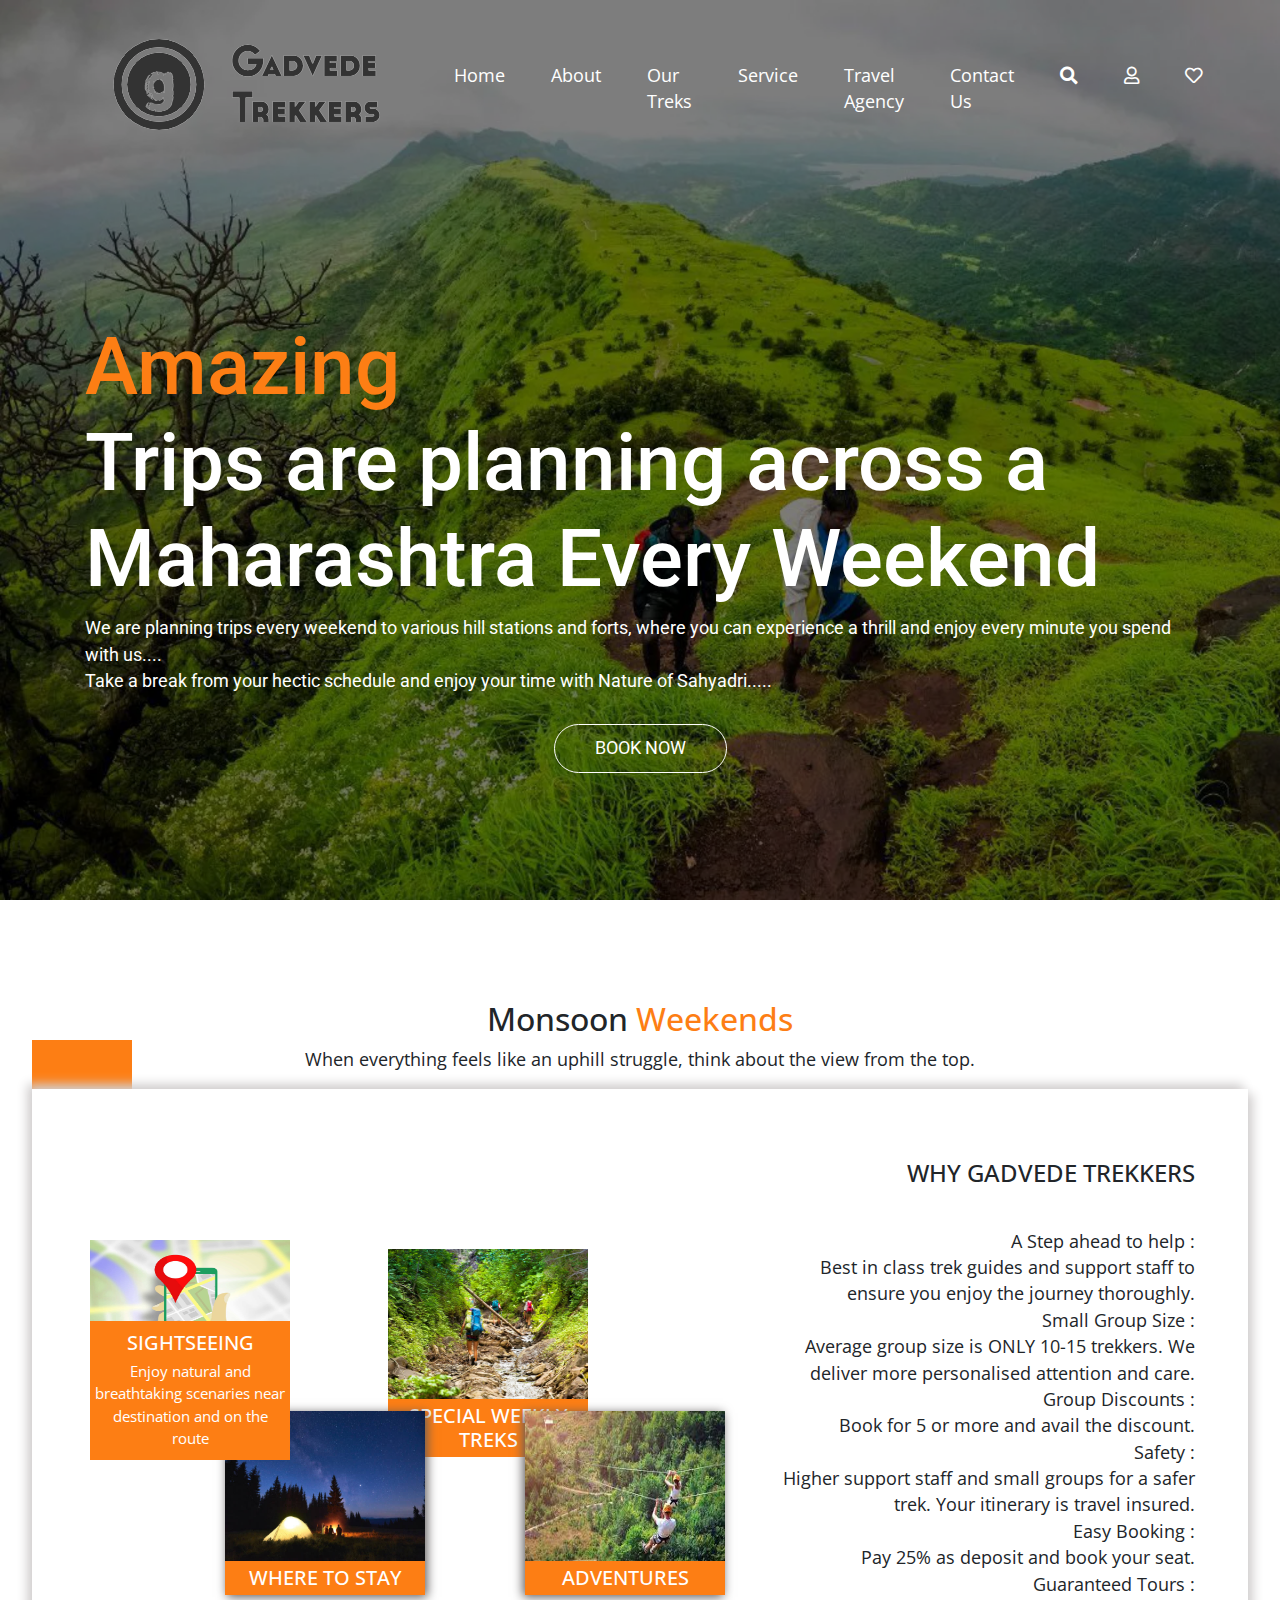
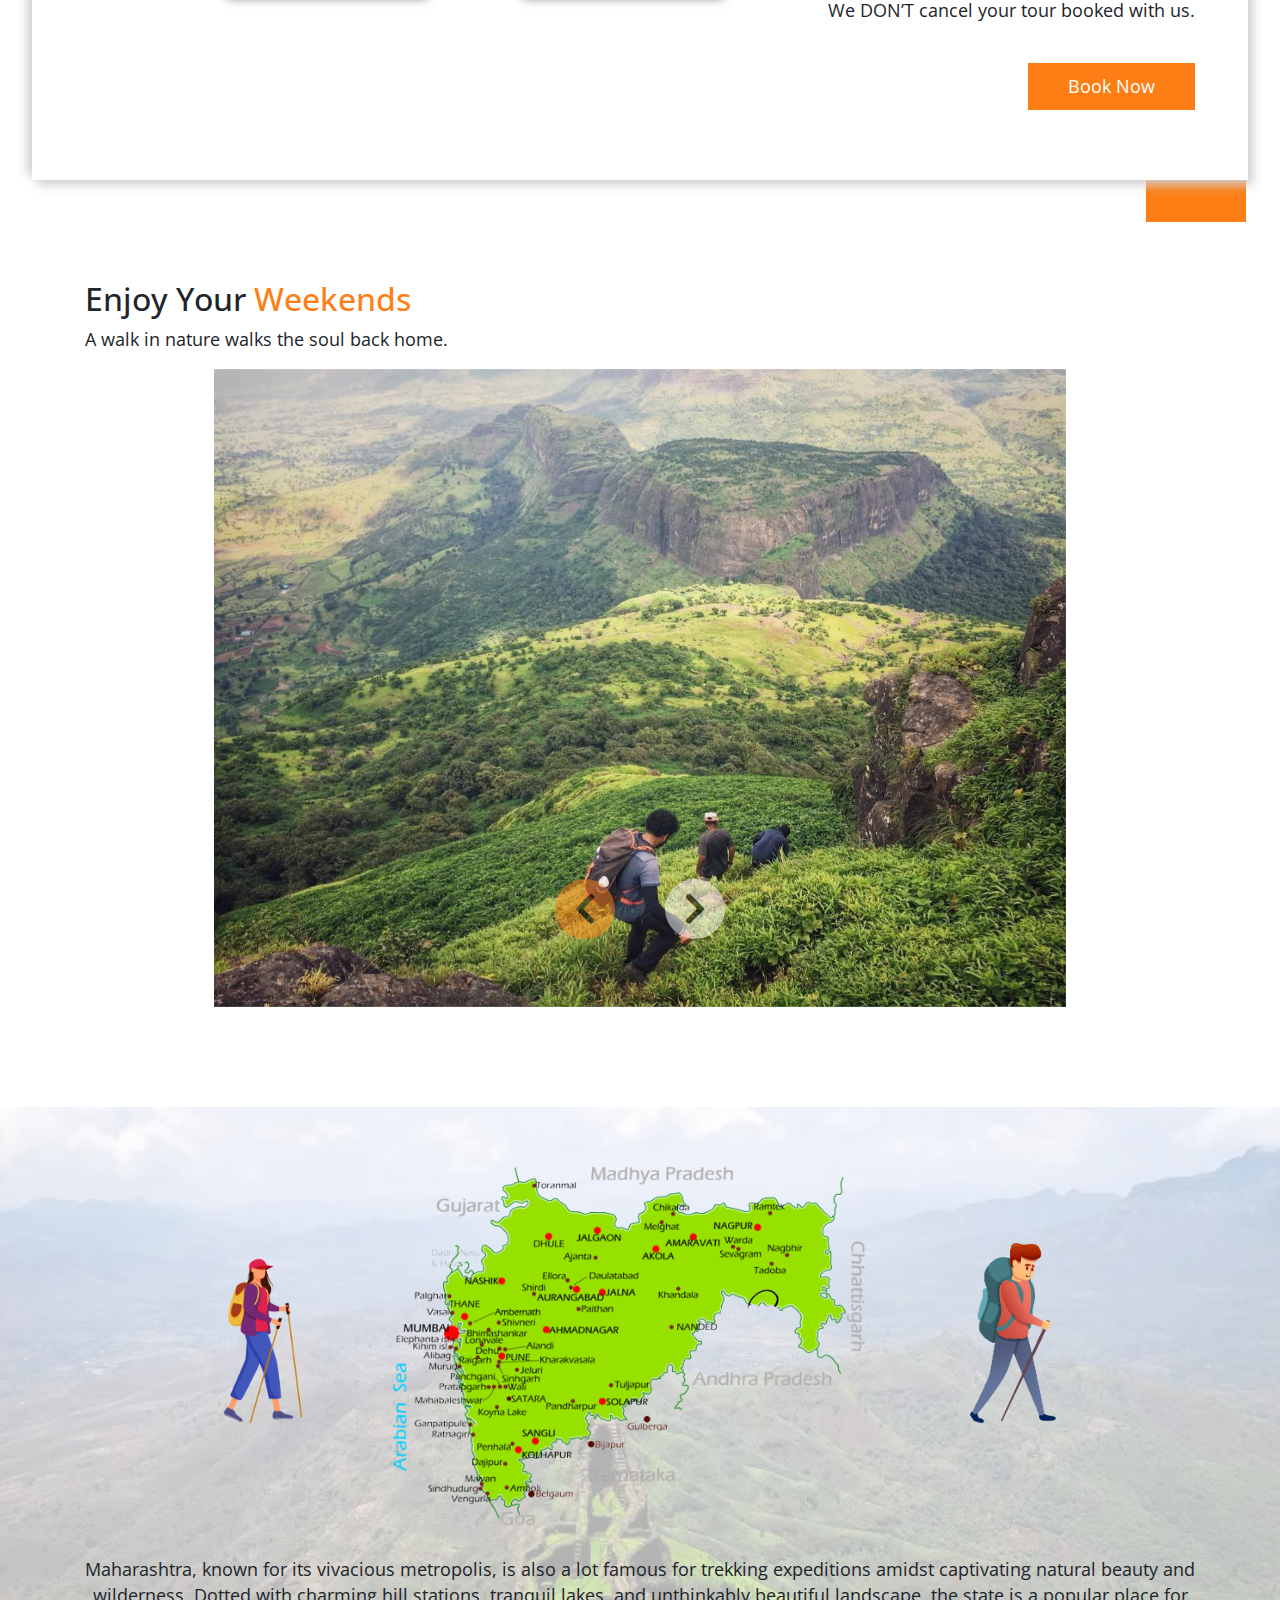
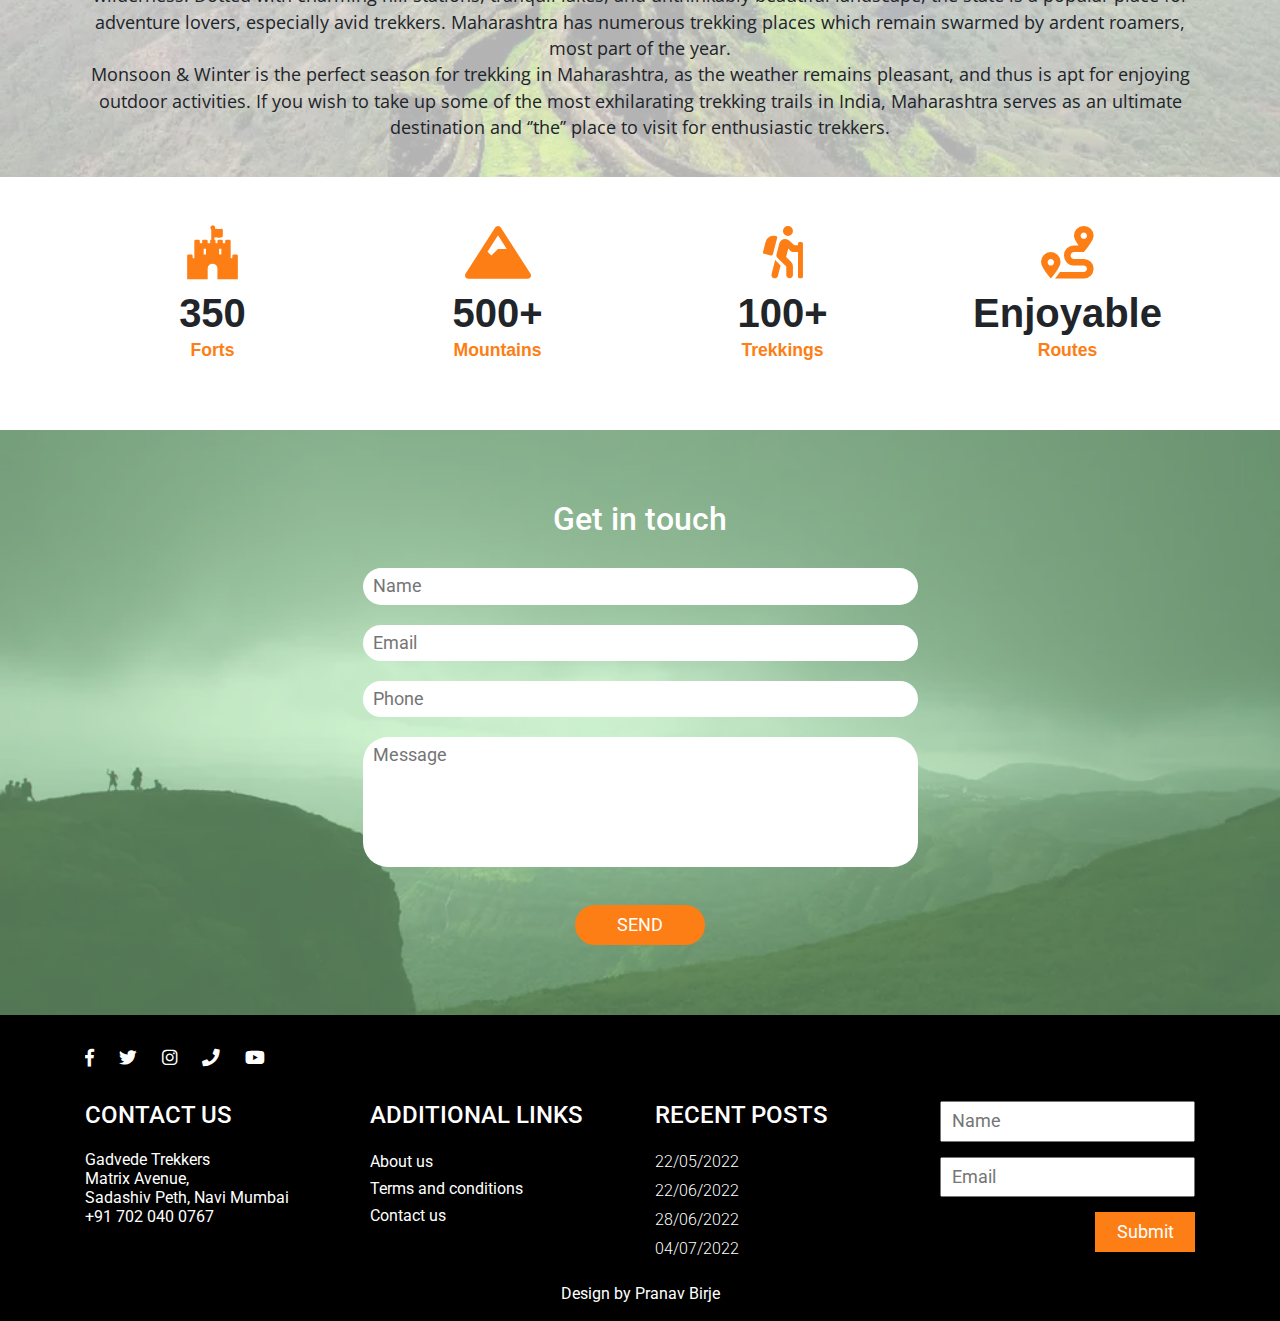
<file: Task_01/index.html>
<!DOCTYPE html>
<html>
    <head>
        <meta charset="utf-8">
        <meta name="viewport" content="width=device-width, initial-scale=1.0">
        <title>Gadvede Trekkers</title>
        <link rel="stylesheet" href="css/bootstrap.min.css">
        <link rel="stylesheet" href="css/style.css">
        <link rel="stylesheet" href="css/fontawesome.min.css">
        <link href="https://fonts.googleapis.com/css?family=Open+Sans|Roboto" rel="stylesheet">
    </head>
    <body>
        
        <nav class="navbar navbar-expand-lg navbar-light text-capitalize">
            <div class="container">
                <a class="navbar-brand" href="#"><img src="imgs/logo.png" alt="#" /></a>
                <button class="navbar-toggler" type="button" data-toggle="collapse" data-target="#show-menu" aria-controls="navbarSupportedContent" aria-expanded="false" aria-label="Toggle navigation">
                    <span class="navbar-toggler-icon"></span>
                </button>

                <div class="collapse navbar-collapse" id="show-menu">
                    <ul class="navbar-nav ml-auto">
                        <li class="nav-item active">
                            <a class="nav-link" href="#home">Home <span class="sr-only">(current)</span></a>
                        </li>
                        <li class="nav-item">
                            <a class="nav-link" href="#about">About</a>
                        </li>
                        <li class="nav-item">
                            <a class="nav-link" href="#service">Our Treks</a>
                        </li>
                        <li class="nav-item">
                            <a class="nav-link" href="#service">Service</a>
                        </li>
                        <li class="nav-item">
                            <a class="nav-link" href="#agency">Travel Agency</a>
                        </li>
                        <li class="nav-item">
                            <a class="nav-link" href="#contact">Contact us</a>
                        </li>
                        <li class="nav-item .search-container">
                            <a class="nav-link search" href="#"><i class="fas fa-search"></i></a>
                            <form>
                                <input type="search">
                            </form>
                        </li>
                        <li class="nav-item">
                            <a class="nav-link" href="#"><i class="far fa-user"></i></a>
                        </li>
                        <li class="nav-item">
                            <a class="nav-link" href="#"><i class="far fa-heart"></i></a>
                        </li>
                    </ul>
                </div>
            </div>
        </nav>
        
        <header id="home">
            <div class="overlay">
                <div class="container">
                    <div>
                        <h1>
                            <br>
                            <br>
                            <span>Amazing</span><br>Trips are planning across a Maharashtra Every Weekend</h1>
                        <p>We are planning trips every weekend to various hill stations and forts, where you can experience a thrill and enjoy every minute you spend with us.... <br>Take a break from your hectic schedule and enjoy your time with Nature of Sahyadri.....</p>
                        <button><a href="#" class="text-uppercase">book now</a></button>
                    </div>
                </div>
            </div>
        </header>
        
        <div class="about-us" id="about">
            <div class="small-container">
                <h2 class="text-center">Monsoon<span> Weekends</span></h2>
                <p class="text-center">When everything feels like an uphill struggle, think about the view from the top.</p>
                <div>
                    <div class="container">
                        <div class="row">
                            <div class="col-lg-6 col-12 text-center">
                                <div class="item">
                                    <img src="imgs/img2.jfif">
                                    <h5 class="text-uppercase">Adventures</h5>
                                </div>
                                <div class="item">
                                    <img src="imgs/img1.jpg">
                                    <h5 class="text-uppercase">where to stay</h5>
                                </div>
                                <div class="item">
                                    <img src="imgs/img4.jpg">
                                    <div>
                                        <h5 class="text-uppercase">Sightseeing</h5>
                                        <p>Enjoy natural and breathtaking scenaries near destination and on the route </p>
                                    </div>
                                </div>
                                <div class="item">
                                    <img src="imgs/img3.jpg">
                                    <h5 class="text-uppercase">Special Weekly Treks</h5>
                                </div>
                            </div>
                            <div class="col-lg-6 col-12 text-right">
                                <h4 class="text-uppercase">Why <span>Gadvede Trekkers</span></h4>
                                <p>
                                    A Step ahead to help : <br>
                                    Best in class trek guides and support staff to ensure you enjoy the journey thoroughly.<br>

                                    Small Group Size : <br>
                                    Average group size is ONLY 10-15 trekkers. We deliver more personalised attention and care.<br>

                                    Group Discounts : <br>
                                    Book for 5 or more and avail the discount.<br>

                                    Safety : <br>
                                    Higher support staff and small groups for a safer trek. Your itinerary is travel insured.<br>

                                    Easy Booking :<br>
                                    Pay 25% as deposit and book your seat.<br>

                                    Guaranteed Tours :<br>
                                    We DON’T cancel your tour booked with us.<br>

                                </p>
                                <button class="text-center"><a href="#" class="text-capitalize">book now</a></button>
                            </div>
                        </div>
                    </div>
                </div>
                <div class="first"></div>
                <div class="second"></div>
            </div>
        </div>
        
        <div class="services" id="service">
            <div class="container">
                <h2 class="text-capitalize">Enjoy Your <span>Weekends</span></h2>
                <p>A walk in nature walks the soul back home.</p>
            </div>
            <div class="small-container">
                <div id="slideToNext" class="carousel slide" data-ride="carousel">
                  <div class="carousel-inner">
                    <div class="carousel-item active">
                      <img src="imgs/pic4.jpg" class="d-block w-100" alt="...">
                    </div>
                    <div class="carousel-item">
                      <img src="imgs/pic3.jpg" class="d-block w-100" alt="...">
                    </div>
                    <div class="carousel-item">
                      <img src="imgs/pic2.jpg" class="d-block w-100" alt="...">
                    </div>
                    <div class="carousel-item">
                        <img src="imgs/pic5.jpg" class="d-block w-100" alt="...">
                      </div>
                  </div>
                  <a class="carousel-control-prev" href="#slideToNext" role="button" data-slide="prev">
                    <i class="fas fa-chevron-left fa-2x"></i>
                    <span class="sr-only">Previous</span>
                  </a>
                  <a class="carousel-control-next" href="#slideToNext" role="button" data-slide="next">
                    <i class="fas fa-chevron-right fa-2x"></i>
                    <span class="sr-only">Next</span>
                  </a>
                </div>
            </div>
        </div>
        
        <div class="agency" id="agency">
            <div class="white-overlay">
                <div class="container">
                    <div>
                        <img src="imgs/girl.png">
                        <div>
                            <img src="imgs/pic1.png">
                        </div>
                        <img src="imgs/men.png">
                    </div>
                    <p class="text-center">Maharashtra, known for its vivacious metropolis, is also a lot famous for trekking expeditions amidst captivating natural beauty and wilderness. Dotted with charming hill stations, tranquil lakes, and unthinkably beautiful landscape, the state is a popular place for adventure lovers, especially avid trekkers. Maharashtra has numerous trekking places which remain swarmed by ardent roamers, most part of the year.<br>
                       Monsoon & Winter is the perfect season for trekking in Maharashtra, as the weather remains pleasant, and thus is apt for enjoying outdoor activities. If you wish to take up some of the most exhilarating trekking trails in India, Maharashtra serves as an ultimate destination and ‘’the’’ place to visit for enthusiastic trekkers.
                    </p>
                </div>
            </div>
        </div>
        
        <div class="statistics text-capitalize text-center font-weight-bold">
            <div class="container">
                <div class="row">
                    <div class="col-lg-3 col-md-6 col-12">
                        <i class="fab fa-fort-awesome fa-3x"></i>
                        <h3>350</h3>
                        <p>Forts</p>
                    </div>
                    <div class="col-lg-3 col-md-6 col-12">
                        <i class="fas fa-mountain fa-3x"></i>
                        <h3>500+</h3>
                        <p>Mountains</p>
                    </div>
                    <div class="col-lg-3 col-md-6 col-12">
                        <i class="fas fa-hiking fa-3x"></i>
                        <h3>100+</h3>
                        <p>Trekkings</p>
                    </div>
                    <div class="col-lg-3 col-md-6 col-12">
                        <i class="fas fa-route fa-3x"></i>
                        <h3>Enjoyable</h3>
                        <p>Routes</p>
                    </div>
                </div>
            </div>
        </div>
        
        <div class="contact" id="contact">
            <div class="violet-overlay">
                <div class="container">
                    <h2 class="text-center">Get in touch</h2>
                    <div class="contact-form">
                        <form>
                            <input type="text" placeholder="Name">
                            <input type="email" placeholder="Email">
                            <input type="text" placeholder="Phone">
                            <textarea placeholder="Message"></textarea>
                            <input type="submit" value="SEND">
                        </form>
                    </div>
                </div>
            </div>
        </div>
        
        <footer>
            <div class="container">
                <ul>
                    <li><a href="#"><i class="fab fa-facebook-f"></i></a></li>
                    <li><a href="#"><i class="fab fa-twitter"></i></a></li>
                    <li><a href="#"><i class="fab fa-instagram"></i></a></li>
                    <li><a href="#"><i class="fas fa-phone"></i></a></li>
                    <li><a href="#"><i class="fab fa-youtube"></i></a></li>
                </ul>
                <div class="row">
                    <div class="col-lg-3 col-md-6 col-12">
                        <div class="item">
                            <h4 class="text-uppercase">Contact us</h4>
                            <p class="address">
                                Gadvede Trekkers <br>
                                Matrix Avenue,<br>
                                Sadashiv Peth, Navi Mumbai<br>
                                +91 702 040 0767 
                            </p>
                        </div>
                    </div>
                    <div class="col-lg-3 col-md-6 col-12">
                        <div class="item">
                            <h4 class="text-uppercase">Additional Links</h4>
                            <ul>
                                <li><a href="#">About us</a></li>
                                <li><a href="#">Terms and conditions</a></li>
                                <li><a href="#">Contact us</a></li>
                            </ul>
                        </div>
                    </div>
                    <div class="col-lg-3 col-md-6 col-12">
                        <div class="item date">
                            <h4 class="text-uppercase">Recent Posts</h4>
                            <p><a href="#">22/05/2022</a></p>
                            <p><a href="#">22/06/2022</a></p>
                            <p><a href="#">28/06/2022</a></p>
                            <p><a href="#">04/07/2022</a></p>
                        </div>
                    </div>
                    <div class="col-lg-3 col-md-6 col-12">
                        <div class="item">
                            <form>
                                <input type="text" placeholder="Name">
                                <input type="email" placeholder="Email">
                                <input type="submit" value="Submit">
                            </form>
                        </div>
                    </div>
                </div>
            </div>
            <div class="copyright text-center">
                <p>Design by <a href="https://html.design">Pranav Birje</a></p>
            </div>
        </footer>
        
        <script src="js/jquery-3.3.1.min.js"></script>
        <script src="js/bootstrap.min.js"></script>
        <script>
            $(function () {
                
                'use strict';
                
                var winH = $(window).height();
                
                $('header').height(winH);  
                
                $('header .container > div').css('top', (winH / 2) - ( $('header .container > div').height() / 2));
                
                $('.navbar ul li a.search').on('click', function (e) {
                    e.preventDefault();
                });
                $('.navbar a.search').on('click', function () {
                    $('.navbar form').fadeToggle();
                });
                
                $('.navbar ul.navbar-nav li a').on('click', function (e) {
                    
                    var getAttr = $(this).attr('href');
                    
                    e.preventDefault();
                    $('html').animate({scrollTop: $(getAttr).offset().top}, 1000);
                });
            })
        </script>
    </body>
</html>
</file>
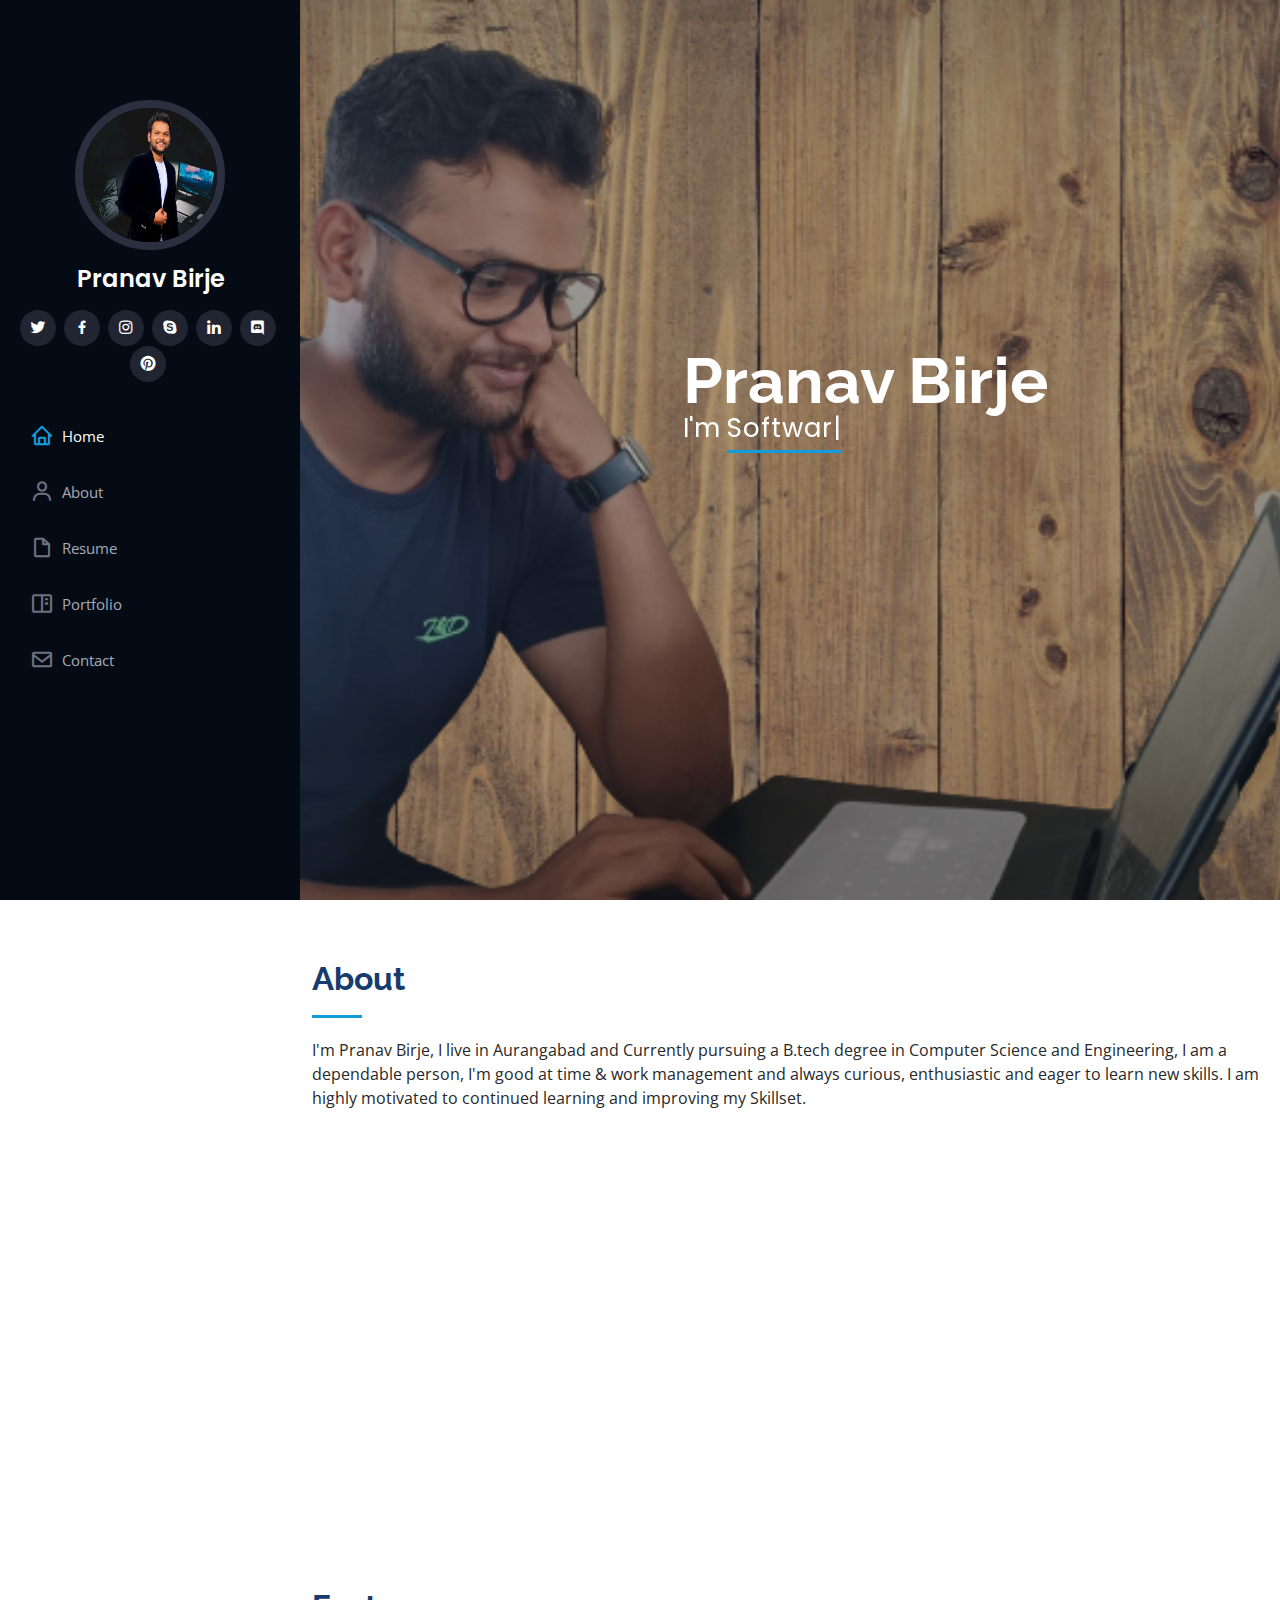
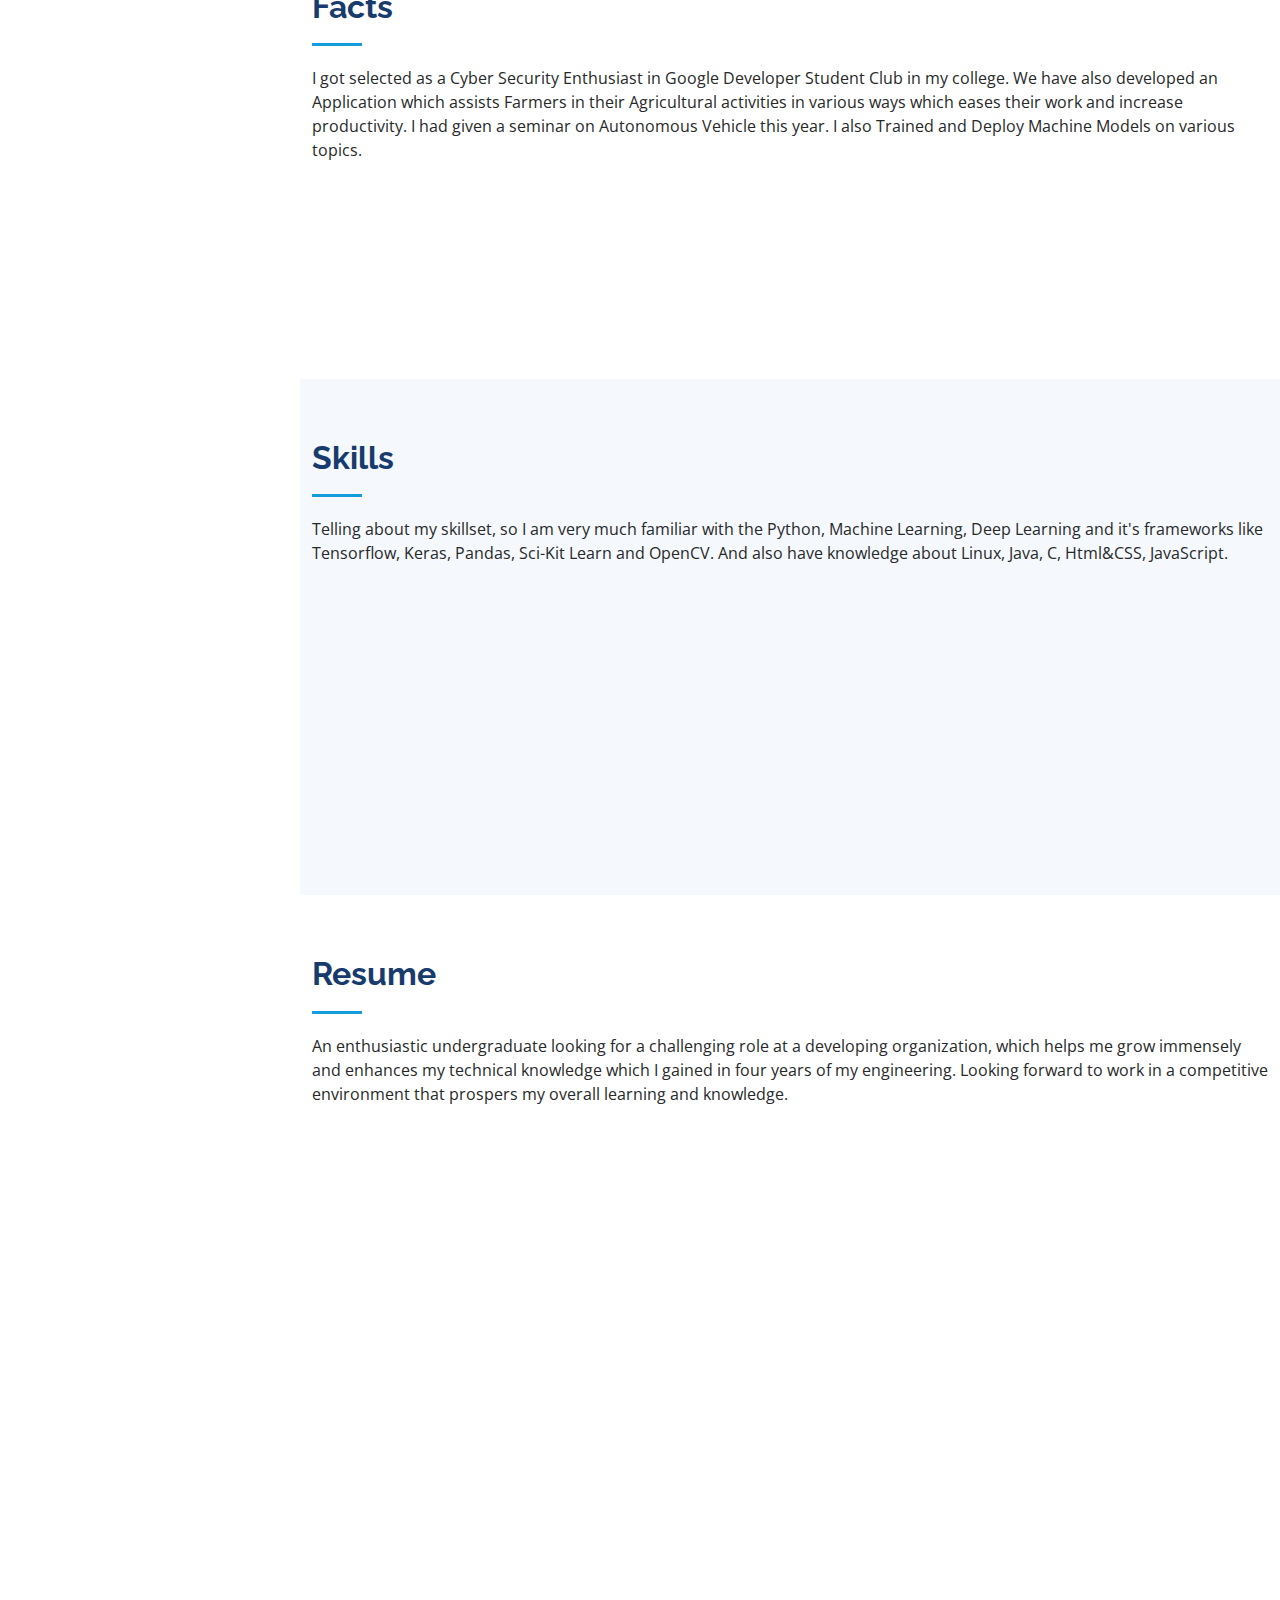
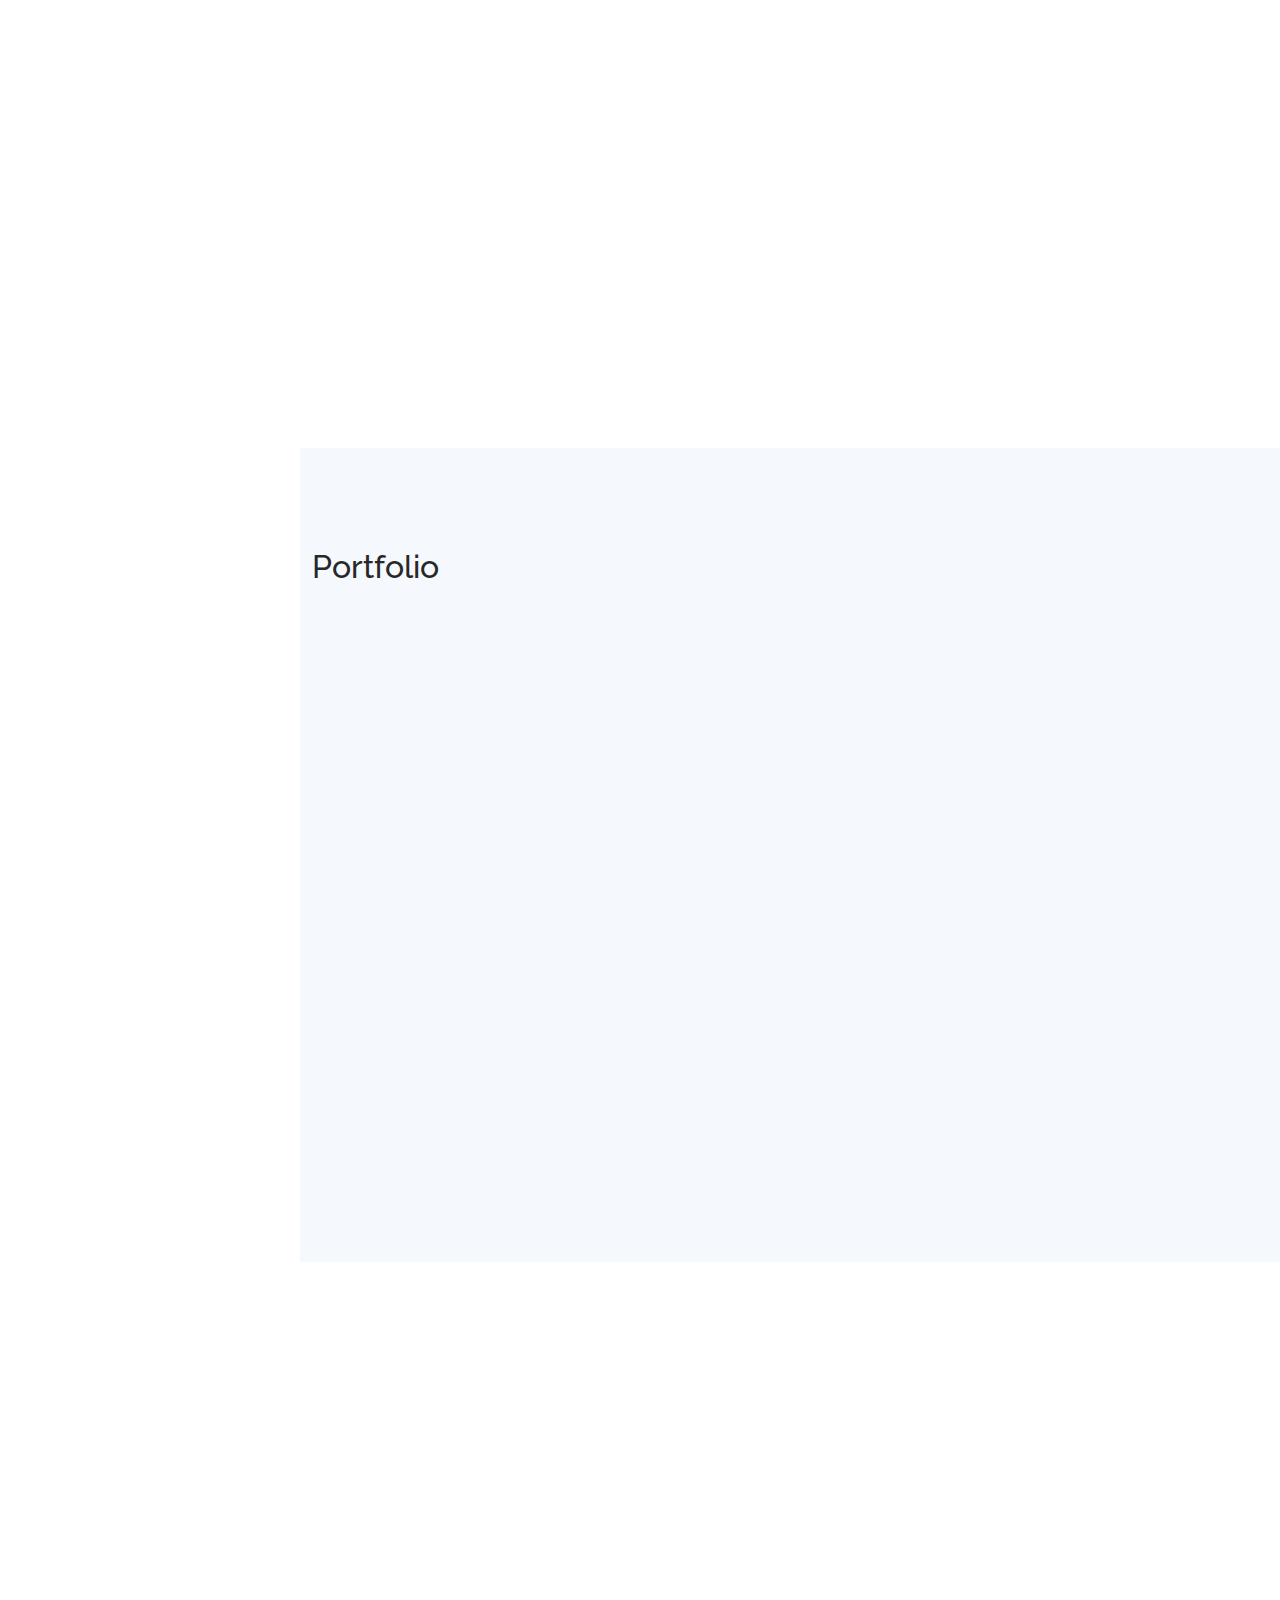
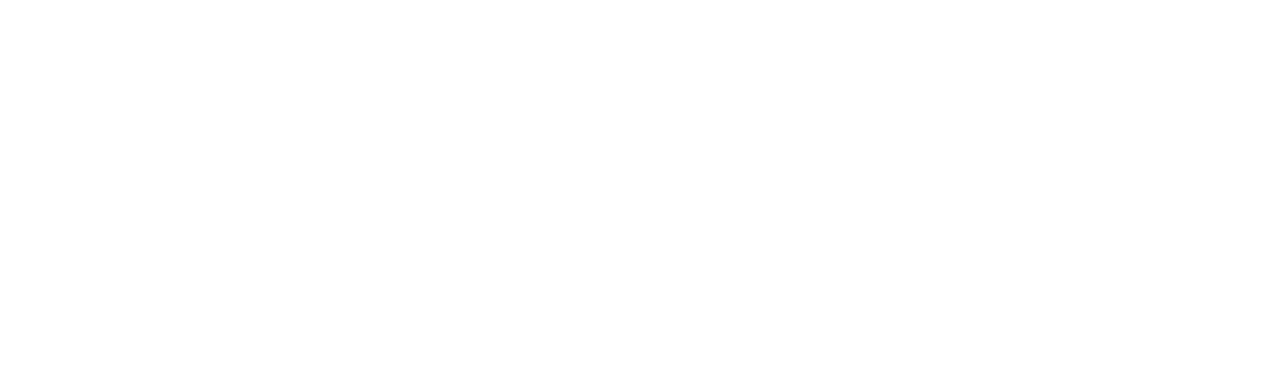
<file: Task_02/index.html>
<!DOCTYPE html>
<html lang="en">

<head>
  <meta charset="utf-8">
  <meta content="width=device-width, initial-scale=1.0" name="viewport">

  <title>Pranav Birje's Portfolio</title>
  <meta content="" name="description">
  <meta content="" name="keywords">

  <!-- Favicons -->
  <link href="assets/img/favicon.png" rel="icon">
  <link href="assets/img/apple-touch-icon.png" rel="apple-touch-icon">

  <!-- Google Fonts -->
  <link href="https://fonts.googleapis.com/css?family=Open+Sans:300,300i,400,400i,600,600i,700,700i|Raleway:300,300i,400,400i,500,500i,600,600i,700,700i|Poppins:300,300i,400,400i,500,500i,600,600i,700,700i" rel="stylesheet">

  <!-- Vendor CSS Files -->
  <link href="assets/vendor/aos/aos.css" rel="stylesheet">
  <link href="assets/vendor/bootstrap/css/bootstrap.min.css" rel="stylesheet">
  <link href="assets/vendor/bootstrap-icons/bootstrap-icons.css" rel="stylesheet">
  <link href="assets/vendor/boxicons/css/boxicons.min.css" rel="stylesheet">
  <link href="assets/vendor/glightbox/css/glightbox.min.css" rel="stylesheet">
  <link href="assets/vendor/swiper/swiper-bundle.min.css" rel="stylesheet">

  <!-- Template Main CSS File -->
  <link href="assets/css/style.css" rel="stylesheet">

</head>

<body>

  <!-- ======= Mobile nav toggle button ======= -->
  <i class="bi bi-list mobile-nav-toggle d-xl-none"></i>

  <!-- ======= Header ======= -->
  <header id="header">
    <div class="d-flex flex-column">

      <div class="profile">
        <img src="assets/img/profile-img.png" alt="" class="img-fluid rounded-circle">
        <h1 class="text-light"><a href="index.html">Pranav Birje</a></h1>
        <div class="social-links mt-3 text-center">
          <a href="#" class="twitter"><i class="bx bxl-twitter"></i></a>
          <a href="#" class="facebook"><i class="bx bxl-facebook"></i></a>
          <a href="#" class="instagram"><i class="bx bxl-instagram"></i></a>
          <a href="#" class="google-plus"><i class="bx bxl-skype"></i></a>
          <a href="#" class="linkedin"><i class="bx bxl-linkedin"></i></a>
          <a href="#" class="discord"><i class="bx bxl-discord"></i></a>
          <a href="#" class="pinterest"><i class="bx bxl-pinterest"></i></a>
        </div>
      </div>

      <nav id="navbar" class="nav-menu navbar">
        <ul>
          <li><a href="#hero" class="nav-link scrollto active"><i class="bx bx-home"></i> <span>Home</span></a></li>
          <li><a href="#about" class="nav-link scrollto"><i class="bx bx-user"></i> <span>About</span></a></li>
          <li><a href="#resume" class="nav-link scrollto"><i class="bx bx-file-blank"></i> <span>Resume</span></a></li>
          <li><a href="#portfolio" class="nav-link scrollto"><i class="bx bx-book-content"></i> <span>Portfolio</span></a></li>
          <li><a href="#contact" class="nav-link scrollto"><i class="bx bx-envelope"></i> <span>Contact</span></a></li>
        </ul>
      </nav><!-- .nav-menu -->
    </div>
  </header><!-- End Header -->

  <!-- ======= Hero Section ======= -->
  <section id="hero" class="d-flex flex-column justify-content-center align-items-center">
    <div class="hero-container" data-aos="fade-in">
      <h1>Pranav Birje</h1>
      <p>I'm <span class="typed" data-typed-items="Software Developer , Freelancer"></span></p>
    </div>
  </section><!-- End Hero -->

  <main id="main">

    <!-- ======= About Section ======= -->
    <section id="about" class="about">
      <div class="container">

        <div class="section-title">
          <h2>About</h2>
          <p>I'm Pranav Birje, I live in
            Aurangabad and Currently pursuing a B.tech degree in Computer
            Science and Engineering, I am a dependable person, I'm good at
            time & work management and always curious, enthusiastic and eager to learn new
            skills. I am highly motivated to continued learning and improving
            my Skillset.</p>
        </div>

        <div class="row">
          <div class="col-lg-4" data-aos="fade-right">
            <img src="assets/img/profile-img.png" class="img-fluid" alt="">
          </div>
          <div class="col-lg-8 pt-4 pt-lg-0 content" data-aos="fade-left">
            <h3>Python Developer &amp; Software Engineer.</h3>
            <p class="fst-italic">
              I am a passinate Python Developer as well as listener. I have
                achived many different milestones in past 1-2 years which plays an
                important role for getting me the internships as well as job
                offers.
            </p>
            <div class="row">
              <div class="col-lg-6">
                <ul>
                  <li><i class="bi bi-chevron-right"></i> <strong>Birthday:</strong> <span>23 December 2001</span></li>
                  <li><i class="bi bi-chevron-right"></i> <strong>Website:</strong> <span>www.example.com</span></li>
                  <li><i class="bi bi-chevron-right"></i> <strong>Phone:</strong> <span>+91 982 338 8989</span></li>
                  <li><i class="bi bi-chevron-right"></i> <strong>City:</strong> <span>Aurangabad, Maharashtra, India</span></li>
                </ul>
              </div>
              <div class="col-lg-6">
                <ul>
                  <li><i class="bi bi-chevron-right"></i> <strong>Age:</strong> <span>20</span></li>
                  <li><i class="bi bi-chevron-right"></i> <strong>Degree:</strong> <span>B.Tech</span></li>
                  <li><i class="bi bi-chevron-right"></i> <strong>Email:</strong> <span>pranavbirje23@gmail.com</span></li>
                  <li><i class="bi bi-chevron-right"></i> <strong>Freelance:</strong> <span>Available</span></li>
                </ul>
              </div>
            </div>
          </div>
        </div>

      </div>
    </section><!-- End About Section -->

    <!-- ======= Facts Section ======= -->
    <section id="facts" class="facts">
      <div class="container">

        <div class="section-title">
          <h2>Facts</h2>
          <p>I got selected as a Cyber Security Enthusiast in Google Developer Student Club
            in my college. We have also developed an Application which assists Farmers in their Agricultural activities in various ways which eases their work and increase productivity.
            I had given a seminar on Autonomous Vehicle this year. I also Trained and Deploy Machine Models on various topics.</p>
        </div>

        <div class="row no-gutters">

          <div class="col-lg-3 col-md-6 d-md-flex align-items-md-stretch" data-aos="fade-up" data-aos-delay="100">
            <div class="count-box">
              <i class="bi bi-journal-richtext"></i>
              <span data-purecounter-start="0" data-purecounter-end="10" data-purecounter-duration="0.5" class="purecounter"></span>
              <p><strong>Projects</strong></p>
            </div>
          </div>

          <div class="col-lg-3 col-md-6 d-md-flex align-items-md-stretch" data-aos="fade-up" data-aos-delay="200">
            <div class="count-box">
              <i class="bi bi-code-slash"></i>
              <span data-purecounter-start="0" data-purecounter-end="3" data-purecounter-duration="0.5" class="purecounter"></span>
              <p><strong>Competitions</strong></p>
            </div>
          </div>

          <div class="col-lg-3 col-md-6 d-md-flex align-items-md-stretch" data-aos="fade-up" data-aos-delay="300">
            <div class="count-box">
              <i class="bi bi-people"></i>
              <span data-purecounter-start="0" data-purecounter-end="2" data-purecounter-duration="0.5" class="purecounter"></span>
              <p><strong>Ongoing Projects</strong></p>
            </div>
          </div>

        </div>

      </div>
    </section><!-- End Facts Section -->

    <!-- ======= Skills Section ======= -->
    <section id="skills" class="skills section-bg">
      <div class="container">

        <div class="section-title">
          <h2>Skills</h2>
          <p>Telling about my skillset, so I am very much familiar with the
            Python, Machine Learning, Deep Learning and it's frameworks like Tensorflow, Keras, Pandas, Sci-Kit Learn and OpenCV.
          And also have knowledge about Linux, Java, C, Html&CSS, JavaScript.</p>
        </div>

        <div class="row skills-content">

          <div class="col-lg-6" data-aos="fade-up">

            <div class="progress">
              <span class="skill">Data Visualization and analytics <i class="val">85%</i></span>
              <div class="progress-bar-wrap">
                <div class="progress-bar" role="progressbar" aria-valuenow="85" aria-valuemin="0" aria-valuemax="100"></div>
              </div>
            </div>

            <div class="progress">
              <span class="skill">Machine Learning & Deep Learning <i class="val">85%</i></span>
              <div class="progress-bar-wrap">
                <div class="progress-bar" role="progressbar" aria-valuenow="85" aria-valuemin="0" aria-valuemax="100"></div>
              </div>
            </div>

            <div class="progress">
              <span class="skill">Python <i class="val">80%</i></span>
              <div class="progress-bar-wrap">
                <div class="progress-bar" role="progressbar" aria-valuenow="80" aria-valuemin="0" aria-valuemax="100"></div>
              </div>
            </div>

            <div class="progress">
              <span class="skill">MS Office <i class="val">75%</i></span>
              <div class="progress-bar-wrap">
                <div class="progress-bar" role="progressbar" aria-valuenow="75" aria-valuemin="0" aria-valuemax="100"></div>
              </div>
            </div>

          </div>

          <div class="col-lg-6" data-aos="fade-up" data-aos-delay="100">

            <div class="progress">
              <span class="skill">C,Java <i class="val">60%</i></span>
              <div class="progress-bar-wrap">
                <div class="progress-bar" role="progressbar" aria-valuenow="60" aria-valuemin="0" aria-valuemax="100"></div>
              </div>
            </div>

            <div class="progress">
              <span class="skill">Linux <i class="val">60%</i></span>
              <div class="progress-bar-wrap">
                <div class="progress-bar" role="progressbar" aria-valuenow="60" aria-valuemin="0" aria-valuemax="100"></div>
              </div>
            </div>

            <div class="progress">
              <span class="skill">Internet of Things <i class="val">50%</i></span>
              <div class="progress-bar-wrap">
                <div class="progress-bar" role="progressbar" aria-valuenow="50" aria-valuemin="0" aria-valuemax="100"></div>
              </div>
            </div>

            <div class="progress">
              <span class="skill">Html&CSS <i class="val">60%</i></span>
              <div class="progress-bar-wrap">
                <div class="progress-bar" role="progressbar" aria-valuenow="60" aria-valuemin="0" aria-valuemax="100"></div>
              </div>
            </div>

          </div>

        </div>

      </div>
    </section><!-- End Skills Section -->

    <!-- ======= Resume Section ======= -->
    <section id="resume" class="resume">
      <div class="container">

        <div class="section-title">
          <h2>Resume</h2>
          <p>
            An enthusiastic undergraduate looking for a challenging role at a developing organization,
                 which helps me grow immensely and enhances my technical knowledge which I gained in four years of my engineering.
                  Looking forward to work in a competitive environment that prospers my overall learning and knowledge.</p>
        </div>

        <div class="row">
          <div class="col-lg-6" data-aos="fade-up">
            <h3 class="resume-title">Sumary</h3>
            <div class="resume-item pb-0">
              <h4>Pranav Birje</h4>
              <p><em>
                My name is Pranav Birje, I live in Aurangabad and Currently pursuing a B.tech degree in Computer Science and Engineering.
                I am a dependable person who is great at time management and always energetic and eager to learn new skills.
                Innovative and deadline-driven Software Developer with having 3+ projects in designing and developing user-centered
                 product or service from initial concept to final.
                 </em></p>
              <ul>
                <li>Shivnery Colony, Garakheda Parisar, Aurangabad</li>
                <li>(+91) 982 338 8989</li>
                <li>pranavbirje23@gmail.com</li>
              </ul>
            </div>

            <h3 class="resume-title">Education</h3>
            <div class="resume-item">
              <h4>Bachelor's of Technology in Computer Science and Engineering</h4>
              <h5>2019 - 2023</h5>
              <p><em>Deogiri Institute of Engineering and Management Studies, Aurangabad, Maharashtra</em></p>
            </div>
            <div class="resume-item">
              <h4>Higher Secondary Education</h4>
              <h5>2018 - 2019</h5>
              <p><em>Deogiri College, Aurangabad, Maharashtra</em></p>
            </div>
            <div class="resume-item">
              <h4>Secondary School Education</h4>
              <h5>2016 - 2017</h5>
              <p><em>MGM Sanskar Vidyalaya, Aurangabad, Maharashtra</em></p>
            </div>
            
          </div>
          <div class="col-lg-6" data-aos="fade-up" data-aos-delay="100">
            <h3 class="resume-title">Personal Projects</h3>
            <div class="resume-item">
              <h4>Vehicle Classification and Counting</h4>
              <h5>Nov. 2020 - Feb. 2021</h5>
              <p><em>Deep Learning </em></p>
              <ul>
                <li>Lead in the design, development, training and implementation of the various Machine Learning Models</li>
                <li>Delegate tasks to the 2 members of the development team and provide counsel on all aspects of the project. </li>
                <li>Supervise the assessment of efficiency of trained model in order to ensure quality and accuracy of the project</li>
                <li>It can assist in observing and counting the different types of vehicles passing by the road thorughout the day to give an appropriate insights in their work.</li>
              </ul>
            </div>
            <div class="resume-item">
              <h4>Pothole Detection System</h4>
              <h5>Jan. 2020 - April 2020</h5>
              <p><em>Internet of Things</em></p>
              <ul>
                <li>Developed a real-time working system to detect potholes and humps and their geographical co-ordinates.</li>
                <li>Their GPS co-ordinates (longitude and latitude) are sent to respective co-ordinator or Municipal Corporation.</li>
                <li>Created 2+ design presentations a month for clients.</li>
                <li>Here, I learned to work in group and Micro controllers, their programming, solving real time problems. </li>
              </ul>
            </div>
          </div>
        </div>

      </div>
    </section><!-- End Resume Section -->

    <!-- ======= Portfolio Section ======= -->
    <section id="portfolio" class="portfolio section-bg">
      <div id="portfolio-details" class="portfolio-details">
        <div class="container">
  
          <div class="row">
  
            <div class="col-lg-8">
              <h2 class="portfolio-title">Portfolio</h2>
  
              <div class="portfolio-details-slider swiper" data-aos="fade-right">
                <div class="swiper-wrapper align-items-center">
  
                  <div class="swiper-slide">
                    <img src="assets/img/farmingo-logo.jpeg" alt="">
                  </div>
  
                  <div class="swiper-slide">
                    <img src="assets/img/farmingo-img2.jpeg" alt="">
                  </div>
  
                  <div class="swiper-slide">
                    <img src="assets/img/farmingo-img3.jpg" alt="">
                  </div>
  
                </div>
                <div class="swiper-pagination"></div>
              </div>
  
            </div>
  
            <div class="col-lg-4 portfolio-info" data-aos="fade-left">
              <h3>Farmingo</h3>
              <ul>
                <li><strong>Category</strong>: Application</li>
                <li><strong>Competition</strong>: Google Solution Challenge 2022</li>
                <li><strong>Project date</strong>: 30 March, 2022</li>
                <li><strong>Project URL</strong>: <a href="#">www.farmingo.com</a></li>
              </ul>
  
              <p>
                Farmingo is a Fully fledged application which assists famrers in many ways in their agricultural works.
                It is having functionalities like 
                <li>Daily Agricultural blogs</li>
                <li>Product genuinity scanner</li>
                <li>Plant Disease Predictor</li>
                <li>Community Forum</li>
                <li>Appointment and Calling systems with authorities</li>
                We used Technologies like Flutter, Tensorflow, Pandas to develop a functionalities.
              </p>
            </div>
  
          </div>
  
        </div>
      </div>
    </section><!-- End Portfolio Section -->

    <!-- ======= Contact Section ======= -->
    <section id="contact" class="contact">
      <div class="container" data-aos="fade-up">
        <div class="section-title">
          <h2>Contact</h2>
        </div>

        <div class="row mt-1">
          <div class="col-lg-4">
            <div class="info">
              <div class="address">
                <i class="bi bi-geo-alt"></i>
                <h4>Location:</h4>
                <p>
                  Shivnery Colony, Garakheda Parisar, Aurangabad, Maharashtra
                </p>
              </div>

              <div class="email">
                <i class="bi bi-envelope"></i>
                <h4>Email:</h4>
                <p>pranavbirje23@gmail.com</p>
              </div>

              <div class="phone">
                <i class="bi bi-phone"></i>
                <h4>Call:</h4>
                <p>+91 982 338 8989</p>
              </div>
            </div>
          </div>

          <div class="col-lg-8 mt-5 mt-lg-0">
            <form
              action="forms/contact.php"
              method="post"
              role="form"
              class="php-email-form"
            >
              <div class="row">
                <div class="col-md-6 form-group">
                  <input
                    type="text"
                    name="name"
                    class="form-control"
                    id="name"
                    placeholder="Your Name"
                    required
                  />
                </div>
                <div class="col-md-6 form-group mt-3 mt-md-0">
                  <input
                    type="email"
                    class="form-control"
                    name="email"
                    id="email"
                    placeholder="Your Email"
                    required
                  />
                </div>
              </div>
              <div class="form-group mt-3">
                <input
                  type="text"
                  class="form-control"
                  name="subject"
                  id="subject"
                  placeholder="Subject"
                  required
                />
              </div>
              <div class="form-group mt-3">
                <textarea
                  class="form-control"
                  name="message"
                  rows="5"
                  placeholder="Message"
                  required
                ></textarea>
              </div>
              <div class="my-3">
                <div class="loading">Loading</div>
                <div class="error-message"></div>
                <div class="sent-message">
                  Your message has been sent. Thank you!
                </div>
              </div>
              <div class="text-center">
                <button type="submit">Send Message</button>
              </div>
            </form>
          </div>
        </div>
      </div>
    </section><!-- End Contact Section -->

  </main><!-- End #main -->

  <a href="#" class="back-to-top d-flex align-items-center justify-content-center"><i class="bi bi-arrow-up-short"></i></a>

  <!-- Vendor JS Files -->
  <script src="assets/vendor/purecounter/purecounter.js"></script>
  <script src="assets/vendor/aos/aos.js"></script>
  <script src="assets/vendor/bootstrap/js/bootstrap.bundle.min.js"></script>
  <script src="assets/vendor/glightbox/js/glightbox.min.js"></script>
  <script src="assets/vendor/isotope-layout/isotope.pkgd.min.js"></script>
  <script src="assets/vendor/swiper/swiper-bundle.min.js"></script>
  <script src="assets/vendor/typed.js/typed.min.js"></script>
  <script src="assets/vendor/waypoints/noframework.waypoints.js"></script>
  <script src="assets/vendor/php-email-form/validate.js"></script>

  <!-- Template Main JS File -->
  <script src="assets/js/main.js"></script>

</body>

</html>
</file>
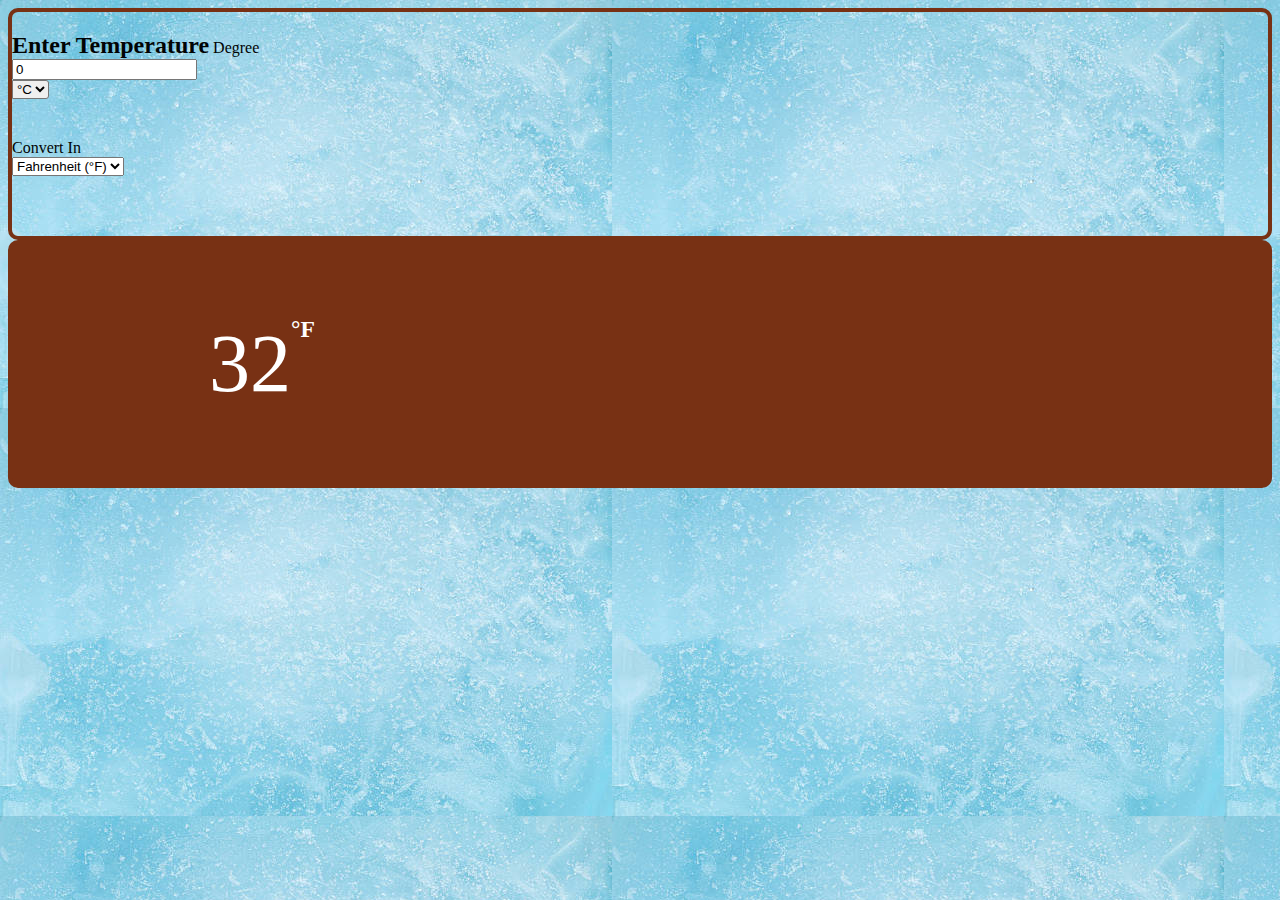
<file: Task_03/index.html>
<!DOCTYPE html>
<html lang="en">
  <head>
    <meta charset="UTF-8" />
    <meta http-equiv="X-UA-Compatible" content="IE=edge" />
    <meta name="viewport" content="width=device-width, initial-scale=1.0" />
    <title>Convert Temperature</title>
    <link rel="icon" type="image/png" href="./assets/icon.png" />
    <link
      rel="stylesheet"
      href="https://cdnjs.cloudflare.com/ajax/libs/font-awesome/4.7.0/css/font-awesome.min.css"
    />

    <!-- -----------------------------Bootstrap 4.6----------------------------------------- -->
    <link
      rel="stylesheet"
      href="https://cdn.jsdelivr.net/npm/bootstrap@4.6.0/dist/css/bootstrap.min.css"
      integrity="sha384-B0vP5xmATw1+K9KRQjQERJvTumQW0nPEzvF6L/Z6nronJ3oUOFUFpCjEUQouq2+l"
      crossorigin="anonymous"
    />

    <!-- -------------------------------Custom CSS Style---------------------------------------- -->
    <link rel="stylesheet" href="style.css" />
  </head>

  <body class="d-flex justify-content-center align-items-center min-vh-100" background="./assets/bg.jpg">
    <div class="container">
      <div class="row">
        <div class="card-group col-12 col-md-10 offset-md-1 my-md-auto">
          <div class="card inputSection col-12 col-md-6">
            <div class="card-body">
              <form>
                <div class="row px-3">
                  <div class="col-12 col-md-11 px-4">
                    <span class="card-title d-block">Enter Temperature</span>
                    <label for="degreeInput" class="py-sm-2">Degree</label>
                    <div class="input-group">
                      <input
                        type="number"
                        class="form-control"
                        id="inputDegree"
                        name="inputDegree"
                        placeholder="Enter Degree"
                        value="0"
                      />
                      <div class="input-group-append">
                        <select class="form-control" id="selectInputDegreeType">
                          <option value="C" selected>&deg;C</option>
                          <option value="F">&deg;F</option>
                          <option value="K">K</option>
                          <option value="R">&deg;R</option>
                        </select>
                      </div>
                    </div>
                    <label for="selectConversionType" class="py-sm-2"
                      >Convert In</label
                    >
                    <div class="input-group d-inline-block">
                      <div class="input-group-append">
                        <select class="form-control" id="selectConversionType">
                          <option value="F" selected>Fahrenheit (&deg;F)</option>
                          <option value="C">Celcius (&deg;C)</option>
                          <option value="K">Kelvin (K)</option>
                          <option value="R">Rankine (&deg;R)</option>
                        </select>
                      </div>
                    </div>
                  </div>
                </div>
              </form>
            </div>
          </div>
          <div class="card resultSection col-12 col-md-6">
            <div class="card-body d-flex justify-content-center align-items-center">
              <div id="resultValueSection">
                <div id="convertedDegree">32</div>
                <h3 id="degree">&deg;</h3>
                <h3 id="convertedUnit">F</h3>
              </div>
            </div>
          </div>
        </div>
      </div>
    </div>

    <!-- -----------------------------JQuery Plugins------------------------------------------ -->
    <script
      src="https://code.jquery.com/jquery-3.5.1.slim.min.js"
      integrity="sha384-DfXdz2htPH0lsSSs5nCTpuj/zy4C+OGpamoFVy38MVBnE+IbbVYUew+OrCXaRkfj"
      crossorigin="anonymous"
    ></script>
    <script
      src="https://cdn.jsdelivr.net/npm/bootstrap@4.6.0/dist/js/bootstrap.bundle.min.js"
      integrity="sha384-Piv4xVNRyMGpqkS2by6br4gNJ7DXjqk09RmUpJ8jgGtD7zP9yug3goQfGII0yAns"
      crossorigin="anonymous"
    ></script>

    <!-- -------------------------------Custom JS Script---------------------------------------- -->
    <script src="script.js"></script>
  </body>
</html>
</file>
<file: Task_01/css/style.css>
header {
    background-image: url(../imgs/header.webp);
    background-size: cover;
}

.small-container {
    width: 95%;
    margin: 0 auto;
}

.overlay {
    background-color: rgba(0, 0, 0, .51);
    width: 100%;
    height: 100%;
}

.violet-overlay {
    background-color: rgba(162, 232, 164, 0.51);
    width: 100%;
    height: 100%;
    padding: 70px 0;
}

.white-overlay {
    background-color: rgba(255, 255, 255, .7);
    height: 100%;
    width: 100%;
}

h2 span, h1 span {
    color: #fd7e14;
}

li {
    list-style-type: none;
}

a:hover {
    text-decoration: none;
}

a, button {
    transition: all .5s ease;
}

button {
    padding: 0
}

body {
    font-size: 1.1rem;
}

/* navbar */

nav.navbar {
    position: absolute;
    top: 0;
    left: 0;
    background-color: transparent;
    width: 100%;
    z-index: 1000;
    font-family: 'Open Sans', sans-serif;
}

nav.navbar a, nav.navbar ul li a {
    color: #FFF !important;
}

nav.navbar ul li {
    padding: 0 15px;
}

nav.navbar .search-container {
    position: relative;
}

nav.navbar form {
    padding: 50px;
    background-color: white;
    position: absolute;
    width: 260px;
    display: none;
}

nav.navbar form input {
    padding: 5px 10px;
    border: 1px solid #b7b5b5;
    background-color: #e6e3e3;
    width: 100%;
}

/* header */

header {
    position: relative;
    color: #FFF;
    font-family: 'Roboto', sans-serif;
}

header .container {
    height: 100%
}

header .container > div {
    margin: 0 auto;
    position: relative;
/*    text-align: center;*/
}

header .container > div h1 {
    font-size: 80px;
}

header button {
    background-color: transparent;
    display: block;
    border: 1px solid #FFF;
    border-radius: 50px;
    padding: 0;
    margin: 30px auto;
}

header button a {
    padding: 10px 40px;
    display: block;
    color: #FFF;
}

header button:hover {
    background-color: #fd7e14;
    border: 1px solid #fd7e14;
}

header button:hover a {
    color: white;
}

/* about us */

.about-us {
    position: relative;
    padding: 100px 0;
    font-family: 'Open Sans', sans-serif;
}

.about-us .row > .col-lg-6:first-of-type {
    position: relative;
    left: 50px;
}

.about-us .small-container > p + div {
    padding: 70px 0;
    background-color: white;
    box-shadow: 5px 5px 10px #d2cfcf, -5px -5px 10px #d2cfcf;
}

.about-us .small-container > p + div h4 {
    margin-bottom: 40px
}

.about-us .small-container .text-right p {
    margin-bottom: 40px;
    width: 80%;
    float: right;
}

.about-us .small-container > p + div button {
    background-color: #fd7e14;
    border: none;
}

.about-us .small-container > p + div a {
    display: block;
    color: #FFF;
    padding: 10px 40px;
}

.about-us .item {
    width: 200px;
    position: absolute;
    color: white;
    background-color: #fd7e14;
}

.about-us .item p {
    font-size: 15px;
}

.about-us .item img {
    width: 100%;
    height: 150px
}

.about-us .item h5 {
    margin: 5px 0;
}

.about-us .item p {
    margin-bottom: 5px;
}

.about-us .item:first-of-type {
    left: 405px;
    bottom: 115px;
    z-index: 2;
    box-shadow: -2px 2px 10px #5d5959;
}

.about-us .item:nth-of-type(2) {
    left: 105px;
    bottom: 115px;
    z-index: 2;
    box-shadow: 2px 2px 10px #5d5959;
}

.about-us .item:nth-of-type(3) {
    position: relative;
    top: 162px;
    left: -45px;
}

.about-us .item:nth-of-type(3) img {
    position: absolute;
    bottom: 70px;
    right: 0px;
    z-index: 0;
}

.about-us .item:last-of-type {
    left: 268px;
    top: 90px;
}

.about-us .first {
    width: 100px;
    height: 200px;
    position: absolute;
    background-color: #fd7e14;
    top: 140px;
    z-index: -5;
}

.about-us .second {
    width: 100px;
    height: 200px;
    position: absolute;
    background-color: #fd7e14;
    bottom: 58px;
    right: 34px;
    z-index: -5;
}

.about-us .row > div > .item:nth-of-type(3) div {
    position: relative;
    z-index: 5;
    background-color: #fd7e14;
    padding: 5px;
}

/* services */

.services {
    margin-bottom: 100px;
    font-family: 'Open Sans', sans-serif;
}

.services .slide {
    width: 70%;
    margin: 0 auto;
}

.services .carousel-inner .carousel-item {
    width: 100%;
    height: 100%
}

.services .carousel-inner img {
    height: 100%;
    width: 100%;
}

.services .carousel-control-next, .services .carousel-control-prev {
    width: 60px;
    height: 60px;
    background: #fd7e14;
    border-radius: 50%;
}

.services .carousel-control-next i, .services .carousel-control-prev i {
    color: #000
}

.services .carousel-control-next {
    right: 0;
    top: 80%;
    right: 40%;
    background-color: #FFF;
}

.services .carousel-control-prev {
    top: 80%;
    left: 40%;
}

.services i {
    color: #fd7e14;
}

/* agency */

.agency {
    background-image: url('../imgs/trek.webp');
    font-family: 'Open Sans', sans-serif;
    background-size: cover;
}

.agency .container > div {
    margin: 0 auto;
    width: 86%;
    margin-bottom: 30px;
}

.agency .white-overlay {
   padding: 50px 0 20px;
}

.agency .container > div > div {
    display: inline-block;
    position: relative
}

.agency .container > div > div img {
    width: 500px;
    margin: 0 20px;
}

.agency img:first-of-type, .agency img:last-of-type {
    width: 200px;
}

.agency .container > div h2 {
    position: absolute;
    color: white;
    bottom: 105px;
    left: 195px;
    font-size: 40px;
}

/* statistics */

.statistics {
    padding: 50px 0;
    font-family: sans-serif;
}

.statistics i, .statistics p {
    color: #fd7e14;
}

.statistics i {
    margin-bottom: 10px;
}

.statistics h3 {
    font-size: 40px;
    font-weight: bold;
    margin-bottom: 0;
}

/* contact */

.contact {
    background-image: url('../imgs/monsoon.webp');
    background-size: cover;
}

.contact h2 {
    color: white;
    margin-bottom: 30px;
}

.contact .contact-form {
    width: 50%;
    margin: 0 auto;
}

.contact form input, .contact form textarea {
    width: 100%;
    outline: none;
    border: none;
    padding: 5px 10px;
}

.contact form input{
    border-radius: 50px;
    margin-bottom: 20px;
}

.contact form textarea {
    resize: none;
    height: 130px;
    border-radius: 25px;
    margin-bottom: 30px;
}

.contact form input[type="submit"] {
    width: 130px;
    height: 40px;
    padding: 0;
    line-height: 40px;
    background-color: #fd7e14;
    color: white;
    margin: 0 auto;
    display: block;
}

/* footer */

footer, footer a {
    color: white;
}

footer {
    display: block;
    overflow: hidden;
    background-color: #000000;
}

footer a:hover {
    color: #fd7e14
}

footer .container > ul {
    overflow: hidden;
    margin: 30px 0;
    padding-left: 0;
}

footer .container > ul li {
    float: left;
    padding-right: 25px;
}

footer .item h4 {
    margin-bottom: 20px
}

footer .item p.address {
    line-height: 1.2;
    font-size: 16px;
}

footer .item ul {
    padding-left: 0;
}

footer .item ul li {
    margin-bottom: 3px;
    font-size: 16px;
}

footer .date p {
    margin-bottom: 5px;
    font-size: 16px;
    font-weight: 300;
}

footer .item form {
    overflow: hidden;
}

footer .item form input {
    width: 100%;
    margin-bottom: 15px;
    padding: 5px 10px;
}

footer .item form input[type="submit"] {
    width: 100px;
    height: 40px;
    line-height: 4px;
    background-color: #fd7e14;
    border: none;
    float: right;
    color: #FFF;
    padding: 0
}

footer .copyright {
    background-color: #000000;
    padding: 15px 0;
}

footer .copyright p {
    margin-bottom: 0;
    font-size: 16px;
}

/* media queries */

@media (max-width: 1200px) {
    
    /* about */
    
    .about-us .row > .col-lg-6:first-of-type {
        left: -10px;
    }
    .about-us .small-container .text-right p {
        width: 70%
    }
    .about-us .item {
        width: 150px
    }
    .about-us .item img {
        height: 125px
    }
    .about-us .item:first-of-type {
        left: 440px;
        bottom: 154px;
    }
    .about-us .item:nth-of-type(2) {
        left: 167px;
        bottom: 153px;
    }
    .about-us .item:nth-of-type(3) {
        top: 149px;
        left: 19px;
    }
    .about-us .item:last-of-type {
        left: 305px;
        top: 132px;
    }
    
    .about-us .row > div > .item:nth-of-type(3) img {
        position: static
    }
    
    .about-us .row > div > .item:nth-of-type(3) p {
        display: none;
    }

    /* agency */
    
    .agency img:first-of-type, .agency img:last-of-type {
        width: 150px
    }
    .agency .container > div > div img {
        max-width: 400px;
        width: 100%;
    }
    .agency .container > div h2 {
        bottom: 87px;
        left: 164px;
        font-size: 30px;
    }
    .agency .container > div h2 {
        display: none;
    }

}

@media (max-width: 992px) {
    
    /* header */
    
    header h1 {
        font-size: 65px !important;
    } 
    
    /* navbar */
    
    .navbar ul {
        background-color: rgba(189, 140, 191, .85);
    }
    .navbar ul li {
        margin: 10px 0;
    }
    nav.navbar form {
        width: 100%;
        position: static;
    }
    
    /* about */
    
    .about-us .small-container > p + div {
        padding: 50px 0;
    }
    .about-us .row > .col-lg-6:first-of-type {
        height: 350px;
        left: 50px;
    }
    .about-us .small-container .text-right p {
        width: 100%;
    }
    
    /* services */
    
    .services .slide {
        width: 80%
    }
    
    .services .carousel-control-next, .services .carousel-control-prev {
        width: 50px;
        height: 50px;
    }
    
    /* agency */
    
    .agency img:first-of-type, .agency img:last-of-type {
        display: none
    }
    .agency .container > div > div img {
        display: block;
    }
    .agency .container > div {
        width: 56%;
    }
    
    /* statistics */
    
    .statistics .col-lg-3 {
        margin-bottom: 40px
    }
    
    /* contact */
    
    .contact .contact-form {
        width: 70%
    }
    
    /* footer */
    
    footer .col-lg-3 {
        margin-bottom: 40px;
    }
    
}

@media (max-width: 768px) {
    
    /* header */
    
    header h1 {
        font-size: 50px !important;
    } 
    
    /* about */
    
    .about-us .row > .col-lg-6:first-of-type {
        display: none;
    }
    
    /* services */
    
    .services .slide {
        width: 90%
    }
    .services .carousel-control-next, .services .carousel-control-prev {
        display: none;
    }
    
    /* agency */
    
    .agency .container > div {
        width: 87%;
    }
    
}
</file>
<file: Task_02/assets/css/style.css>
/**
* Author: Pranav Birje
*/

/*--------------------------------------------------------------
# General
--------------------------------------------------------------*/
body {
  font-family: "Open Sans", sans-serif;
  color: #272829;
}

a {
  color: #149ddd;
  text-decoration: none;
}

a:hover {
  color: #37b3ed;
  text-decoration: none;
}

h1, h2, h3, h4, h5, h6 {
  font-family: "Raleway", sans-serif;
}

/*--------------------------------------------------------------
# Back to top button
--------------------------------------------------------------*/
.back-to-top {
  position: fixed;
  visibility: hidden;
  opacity: 0;
  right: 15px;
  bottom: 15px;
  z-index: 996;
  background: #149ddd;
  width: 40px;
  height: 40px;
  border-radius: 50px;
  transition: all 0.4s;
}
.back-to-top i {
  font-size: 28px;
  color: #fff;
  line-height: 0;
}
.back-to-top:hover {
  background: #2eafec;
  color: #fff;
}
.back-to-top.active {
  visibility: visible;
  opacity: 1;
}

/*--------------------------------------------------------------
# Header
--------------------------------------------------------------*/
#header {
  position: fixed;
  top: 0;
  left: 0;
  bottom: 0;
  width: 300px;
  transition: all ease-in-out 0.5s;
  z-index: 9997;
  transition: all 0.5s;
  padding: 0 15px;
  background: #040b14;
  overflow-y: auto;
}
#header .profile img {
  margin: 100px 50px 15px 60px ;
  display: block;
  height: 150px;
  width: 150px;
  border: 8px solid #2c2f3f;
}
#header .profile h1 {
  font-size: 24px;
  margin: 0;
  padding: 0;
  font-weight: 600;
  -moz-text-align-last: center;
  text-align-last: center;
  font-family: "Poppins", sans-serif;
}
#header .profile h1 a, #header .profile h1 a:hover {
  color: #fff;
  text-decoration: none;
}
#header .profile .social-links a {
  font-size: 18px;
  display: inline-block;
  background: #212431;
  color: #fff;
  line-height: 1;
  padding: 8px 0;
  margin-right: 4px;
  border-radius: 50%;
  text-align: center;
  width: 36px;
  height: 36px;
  transition: 0.3s;
}
#header .profile .social-links a:hover {
  background: #149ddd;
  color: #fff;
  text-decoration: none;
}

#main {
  margin-left: 300px;
}

@media (max-width: 1199px) {
  #header {
    left: -300px;
  }

  #main {
    margin-left: 0;
  }
}
/*--------------------------------------------------------------
# Navigation Menu
--------------------------------------------------------------*/
/* Desktop Navigation */
.nav-menu {
  padding: 30px 0 0 0;
}
.nav-menu * {
  margin: 0;
  padding: 0;
  list-style: none;
}
.nav-menu > ul > li {
  position: relative;
  white-space: nowrap;
}
.nav-menu a, .nav-menu a:focus {
  display: flex;
  align-items: center;
  color: #a8a9b4;
  padding: 12px 15px;
  margin-bottom: 8px;
  transition: 0.3s;
  font-size: 15px;
}
.nav-menu a i, .nav-menu a:focus i {
  font-size: 24px;
  padding-right: 8px;
  color: #6f7180;
}
.nav-menu a:hover, .nav-menu .active, .nav-menu .active:focus, .nav-menu li:hover > a {
  text-decoration: none;
  color: #fff;
}
.nav-menu a:hover i, .nav-menu .active i, .nav-menu .active:focus i, .nav-menu li:hover > a i {
  color: #149ddd;
}

/* Mobile Navigation */
.mobile-nav-toggle {
  position: fixed;
  right: 15px;
  top: 15px;
  z-index: 9998;
  border: 0;
  font-size: 24px;
  transition: all 0.4s;
  outline: none !important;
  background-color: #149ddd;
  color: #fff;
  width: 40px;
  height: 40px;
  display: inline-flex;
  align-items: center;
  justify-content: center;
  line-height: 0;
  border-radius: 50px;
  cursor: pointer;
}

.mobile-nav-active {
  overflow: hidden;
}
.mobile-nav-active #header {
  left: 0;
}

/*--------------------------------------------------------------
# Hero Section
--------------------------------------------------------------*/
#hero {
  width: 100%;
  height: 100vh;
  background: url("../img/hero-bg.png") top center;
  background-size: cover;
}
#hero:before {
  content: "";
  background: rgba(5, 13, 24, 0.3);
  position: absolute;
  bottom: 0;
  top: 0;
  left: 0;
  right: 0;
  z-index: 1;
}
#hero .hero-container {
  position: relative;
  z-index: 2;
  min-width: 300px;
}
#hero h1 {
  margin: 0 50px 0 500px;
  font-size: 64px;
  font-weight: 700;
  line-height: 56px;
  color: #fff;
}
#hero p {
  color: #fff;
  margin: 0 0 100px 500px;;
  font-size: 26px;
  font-family: "Poppins", sans-serif;
}
#hero p span {
  color: #fff;
  padding-bottom: 4px;
  letter-spacing: 1px;
  border-bottom: 3px solid #149ddd;
}
@media (min-width: 1024px) {
  #hero {
    background-attachment: fixed;
  }
}
@media (max-width: 768px) {
  #hero h1 {
    font-size: 28px;
    line-height: 36px;
  }
  #hero h2 {
    font-size: 18px;
    line-height: 24px;
    margin-bottom: 30px;
  }
}

/*--------------------------------------------------------------
# Sections General
--------------------------------------------------------------*/
section {
  padding: 60px 0;
  overflow: hidden;
}

.section-bg {
  background: #f5f8fd;
}

.section-title {
  padding-bottom: 30px;
}
.section-title h2 {
  font-size: 32px;
  font-weight: bold;
  margin-bottom: 20px;
  padding-bottom: 20px;
  position: relative;
  color: #173b6c;
}
.section-title h2::after {
  content: "";
  position: absolute;
  display: block;
  width: 50px;
  height: 3px;
  background: #149ddd;
  bottom: 0;
  left: 0;
}
.section-title p {
  margin-bottom: 0;
}

/*--------------------------------------------------------------
# About
--------------------------------------------------------------*/
.about .content h3 {
  font-weight: 700;
  font-size: 26px;
  color: #173b6c;
}
.about .content ul {
  list-style: none;
  padding: 0;
}
.about .content ul li {
  margin-bottom: 20px;
  display: flex;
  align-items: center;
}
.about .content ul strong {
  margin-right: 10px;
}
.about .content ul i {
  font-size: 16px;
  margin-right: 5px;
  color: #149ddd;
  line-height: 0;
}
.about .content p:last-child {
  margin-bottom: 0;
}

/*--------------------------------------------------------------
# Facts
--------------------------------------------------------------*/
.facts {
  padding-bottom: 30px;
}
.facts .count-box {
  padding: 30px;
  width: 100%;
}
.facts .count-box i {
  display: block;
  font-size: 44px;
  color: #149ddd;
  float: left;
  line-height: 0;
}
.facts .count-box span {
  font-size: 48px;
  line-height: 40px;
  display: block;
  font-weight: 700;
  color: #050d18;
  margin-left: 60px;
}
.facts .count-box p {
  padding: 15px 0 0 0;
  margin: 0 0 0 60px;
  font-family: "Raleway", sans-serif;
  font-size: 14px;
  color: #122f57;
}
.facts .count-box a {
  font-weight: 600;
  display: block;
  margin-top: 20px;
  color: #122f57;
  font-size: 15px;
  font-family: "Poppins", sans-serif;
  transition: ease-in-out 0.3s;
}
.facts .count-box a:hover {
  color: #1f5297;
}

/*--------------------------------------------------------------
# Akills
--------------------------------------------------------------*/
.skills .progress {
  height: 60px;
  display: block;
  background: none;
  border-radius: 0;
}
.skills .progress .skill {
  padding: 0;
  margin: 0 0 6px 0;
  text-transform: uppercase;
  display: block;
  font-weight: 600;
  font-family: "Poppins", sans-serif;
  color: #050d18;
}
.skills .progress .skill .val {
  float: right;
  font-style: normal;
}
.skills .progress-bar-wrap {
  background: #dce8f8;
  height: 10px;
}
.skills .progress-bar {
  width: 1px;
  height: 10px;
  transition: 0.9s;
  background-color: #149ddd;
}

/*--------------------------------------------------------------
# Resume
--------------------------------------------------------------*/
.resume .resume-title {
  font-size: 26px;
  font-weight: 700;
  margin-top: 20px;
  margin-bottom: 20px;
  color: #050d18;
}
.resume .resume-item {
  padding: 0 0 20px 20px;
  margin-top: -2px;
  border-left: 2px solid #1f5297;
  position: relative;
}
.resume .resume-item h4 {
  line-height: 18px;
  font-size: 18px;
  font-weight: 600;
  text-transform: uppercase;
  font-family: "Poppins", sans-serif;
  color: #050d18;
  margin-bottom: 10px;
}
.resume .resume-item h5 {
  font-size: 16px;
  background: #e4edf9;
  padding: 5px 15px;
  display: inline-block;
  font-weight: 600;
  margin-bottom: 10px;
}
.resume .resume-item ul {
  padding-left: 20px;
}
.resume .resume-item ul li {
  padding-bottom: 10px;
}
.resume .resume-item:last-child {
  padding-bottom: 0;
}
.resume .resume-item::before {
  content: "";
  position: absolute;
  width: 16px;
  height: 16px;
  border-radius: 50px;
  left: -9px;
  top: 0;
  background: #fff;
  border: 2px solid #1f5297;
}

/*--------------------------------------------------------------
# Portfolio
--------------------------------------------------------------*/
.portfolio .portfolio-item {
  margin-bottom: 30px;
}
.portfolio #portfolio-flters {
  padding: 0;
  margin: 0 auto 35px auto;
  list-style: none;
  text-align: center;
  background: #fff;
  border-radius: 50px;
  padding: 2px 15px;
}
.portfolio #portfolio-flters li {
  cursor: pointer;
  display: inline-block;
  padding: 10px 15px 8px 15px;
  font-size: 14px;
  font-weight: 600;
  line-height: 1;
  text-transform: uppercase;
  color: #272829;
  margin-bottom: 5px;
  transition: all 0.3s ease-in-out;
}
.portfolio #portfolio-flters li:hover, .portfolio #portfolio-flters li.filter-active {
  color: #149ddd;
}
.portfolio #portfolio-flters li:last-child {
  margin-right: 0;
}
.portfolio .portfolio-wrap {
  transition: 0.3s;
  position: relative;
  overflow: hidden;
  z-index: 1;
}
.portfolio .portfolio-wrap::before {
  content: "";
  background: rgba(255, 255, 255, 0.5);
  position: absolute;
  left: 0;
  right: 0;
  top: 0;
  bottom: 0;
  transition: all ease-in-out 0.3s;
  z-index: 2;
  opacity: 0;
}
.portfolio .portfolio-wrap .portfolio-links {
  opacity: 1;
  left: 0;
  right: 0;
  bottom: -60px;
  z-index: 3;
  position: absolute;
  transition: all ease-in-out 0.3s;
  display: flex;
  justify-content: center;
}
.portfolio .portfolio-wrap .portfolio-links a {
  color: #fff;
  font-size: 28px;
  text-align: center;
  background: rgba(20, 157, 221, 0.75);
  transition: 0.3s;
  width: 50%;
}
.portfolio .portfolio-wrap .portfolio-links a:hover {
  background: rgba(20, 157, 221, 0.95);
}
.portfolio .portfolio-wrap .portfolio-links a + a {
  border-left: 1px solid #37b3ed;
}
.portfolio .portfolio-wrap:hover::before {
  top: 0;
  left: 0;
  right: 0;
  bottom: 0;
  opacity: 1;
}
.portfolio .portfolio-wrap:hover .portfolio-links {
  opacity: 1;
  bottom: 0;
}

/*--------------------------------------------------------------
# Portfolio Details
--------------------------------------------------------------*/
.portfolio-details {
  padding-top: 40px;
}
.portfolio-details .portfolio-details-slider img {
  width: 100%;
}
.portfolio-details .portfolio-details-slider .swiper-pagination {
  margin-top: 20px;
  position: relative;
}
.portfolio-details .portfolio-details-slider .swiper-pagination .swiper-pagination-bullet {
  width: 12px;
  height: 12px;
  background-color: #fff;
  opacity: 1;
  border: 1px solid #149ddd;
}
.portfolio-details .portfolio-details-slider .swiper-pagination .swiper-pagination-bullet-active {
  background-color: #149ddd;
}
.portfolio-details .portfolio-info {
  padding: 30px;
  box-shadow: 0px 0 30px rgba(5, 13, 24, 0.08);
}
.portfolio-details .portfolio-info h3 {
  font-size: 22px;
  font-weight: 700;
  margin-bottom: 20px;
  padding-bottom: 20px;
  border-bottom: 1px solid #eee;
}
.portfolio-details .portfolio-info ul {
  list-style: none;
  padding: 0;
  font-size: 15px;
}
.portfolio-details .portfolio-info ul li + li {
  margin-top: 10px;
}
.portfolio-details .portfolio-description {
  padding-top: 30px;
}
.portfolio-details .portfolio-description h2 {
  font-size: 26px;
  font-weight: 700;
  margin-bottom: 20px;
}
.portfolio-details .portfolio-description p {
  padding: 0;
}

/*--------------------------------------------------------------
# Contact
--------------------------------------------------------------*/
.contact {
  padding-bottom: 130px;
}
.contact .info {
  padding: 30px;
  background: #fff;
  width: 100%;
  box-shadow: 0 0 24px 0 rgba(0, 0, 0, 0.12);
}
.contact .info i {
  font-size: 20px;
  color: #149ddd;
  float: left;
  width: 44px;
  height: 44px;
  background: #dff3fc;
  display: flex;
  justify-content: center;
  align-items: center;
  border-radius: 50px;
  transition: all 0.3s ease-in-out;
}
.contact .info h4 {
  padding: 0 0 0 60px;
  font-size: 22px;
  font-weight: 600;
  margin-bottom: 5px;
  color: #050d18;
}
.contact .info p {
  padding: 0 0 10px 60px;
  margin-bottom: 20px;
  font-size: 14px;
  color: #173b6c;
}
.contact .info .email p {
  padding-top: 5px;
}
.contact .info .social-links {
  padding-left: 60px;
}
.contact .info .social-links a {
  font-size: 18px;
  display: inline-block;
  background: #333;
  color: #fff;
  line-height: 1;
  padding: 8px 0;
  border-radius: 50%;
  text-align: center;
  width: 36px;
  height: 36px;
  transition: 0.3s;
  margin-right: 10px;
}
.contact .info .social-links a:hover {
  background: #149ddd;
  color: #fff;
}
.contact .info .email:hover i, .contact .info .address:hover i, .contact .info .phone:hover i {
  background: #149ddd;
  color: #fff;
}
.contact .php-email-form {
  width: 100%;
  padding: 30px;
  background: #fff;
  box-shadow: 0 0 24px 0 rgba(0, 0, 0, 0.12);
}
.contact .php-email-form .form-group {
  padding-bottom: 8px;
}
.contact .php-email-form .validate {
  display: none;
  color: red;
  margin: 0 0 15px 0;
  font-weight: 400;
  font-size: 13px;
}
.contact .php-email-form .error-message {
  display: none;
  color: #fff;
  background: #ed3c0d;
  text-align: left;
  padding: 15px;
  font-weight: 600;
}
.contact .php-email-form .error-message br + br {
  margin-top: 25px;
}
.contact .php-email-form .sent-message {
  display: none;
  color: #fff;
  background: #18d26e;
  text-align: center;
  padding: 15px;
  font-weight: 600;
}
.contact .php-email-form .loading {
  display: none;
  background: #fff;
  text-align: center;
  padding: 15px;
}
.contact .php-email-form .loading:before {
  content: "";
  display: inline-block;
  border-radius: 50%;
  width: 24px;
  height: 24px;
  margin: 0 10px -6px 0;
  border: 3px solid #18d26e;
  border-top-color: #eee;
  -webkit-animation: animate-loading 1s linear infinite;
  animation: animate-loading 1s linear infinite;
}
.contact .php-email-form .form-group {
  margin-bottom: 15px;
}
.contact .php-email-form label {
  padding-bottom: 8px;
}
.contact .php-email-form input, .contact .php-email-form textarea {
  border-radius: 0;
  box-shadow: none;
  font-size: 14px;
}
.contact .php-email-form input {
  height: 44px;
}
.contact .php-email-form textarea {
  padding: 10px 15px;
}
.contact .php-email-form button[type=submit] {
  background: #149ddd;
  border: 0;
  padding: 10px 24px;
  color: #fff;
  transition: 0.4s;
  border-radius: 4px;
}
.contact .php-email-form button[type=submit]:hover {
  background: #37b3ed;
}
@-webkit-keyframes animate-loading {
  0% {
    transform: rotate(0deg);
  }
  100% {
    transform: rotate(360deg);
  }
}
@keyframes animate-loading {
  0% {
    transform: rotate(0deg);
  }
  100% {
    transform: rotate(360deg);
  }
}

/*--------------------------------------------------------------
# Breadcrumbs
--------------------------------------------------------------*/
.breadcrumbs {
  padding: 20px 0;
  background: #f9f9f9;
}
.breadcrumbs h2 {
  font-size: 26px;
  font-weight: 300;
}
.breadcrumbs ol {
  display: flex;
  flex-wrap: wrap;
  list-style: none;
  padding: 0;
  margin: 0;
  font-size: 15px;
}
.breadcrumbs ol li + li {
  padding-left: 10px;
}
.breadcrumbs ol li + li::before {
  display: inline-block;
  padding-right: 10px;
  color: #0e2442;
  content: "/";
}
@media (max-width: 768px) {
  .breadcrumbs .d-flex {
    display: block !important;
  }
  .breadcrumbs ol {
    display: block;
  }
  .breadcrumbs ol li {
    display: inline-block;
  }
}
</file>
<file: Task_03/style.css>
:root {
    --primary-color: #783114;
    --secondary-color: #020404;
  }

  body {
    color: var(--secondary-color);
  }
  
  .card {
    padding: 20px 0px;
    border: 4px var(--primary-color) solid;
    border-radius: 10px;
  }
  
  /* Input Section */
  
  .card-title {
    font-size: 24px;
    padding: 20px 0px;
    font-weight: 600;
  }
  
  label {
    font-weight: 500;
  }
  
  select {
    margin-bottom: 40px;
  }
  
  #selectInputDegreeType {
    border-radius: 0px 3px 3px 0px;
  }
  
  
  .convertBtn {
    min-width: 10px;
    background-color: var(--primary-color);
  
  
  }
  
  .convertBtn:hover {
    transition: 0.5s;
    background-color: var(--secondary-color);
  }
  
  /* Result Section */
  
  #resultValueSection {
    display: flex;
    justify-content: center;
    align-items: center;
    max-width: 500px;
    height: 200px;
    word-wrap: normal;
    text-align: center;
    font-size-adjust: 0.58;
  
  }
  
  #convertedDegree {
    font-size: 65px;
    font-weight: 500;
    max-width: 500px;
  }
  
  #convertedUnit,
  #degree {
    padding-bottom: 70px;
  }
  
  .resultSection {
    background-color: var(--primary-color);
    color: white;
  }
  
  
  
  
  /* Mobile view  */
  @media only screen and (max-width: 600px) {
  
    body {
      display: relative;
      overflow: hidden;
    }
  
    .card-group {
      padding: 0;
    }
  
    .card {
      border: none;
      border-radius: 0;
      padding: 0;
    }
  
    .card-title {
      line-height: 40px;
    }
  
    .card-body {
      padding: 0;
    }
  
    .resultSection {
      position: fixed;
      top: 0;
      padding: 10px 0px;
      text-align: center;
    }
  
    .inputSection {
      margin-top: 60%;
    }
  
    #degree,
    #convertedUnit {
      padding-top: 50px;
    }
  
  }
</file>
